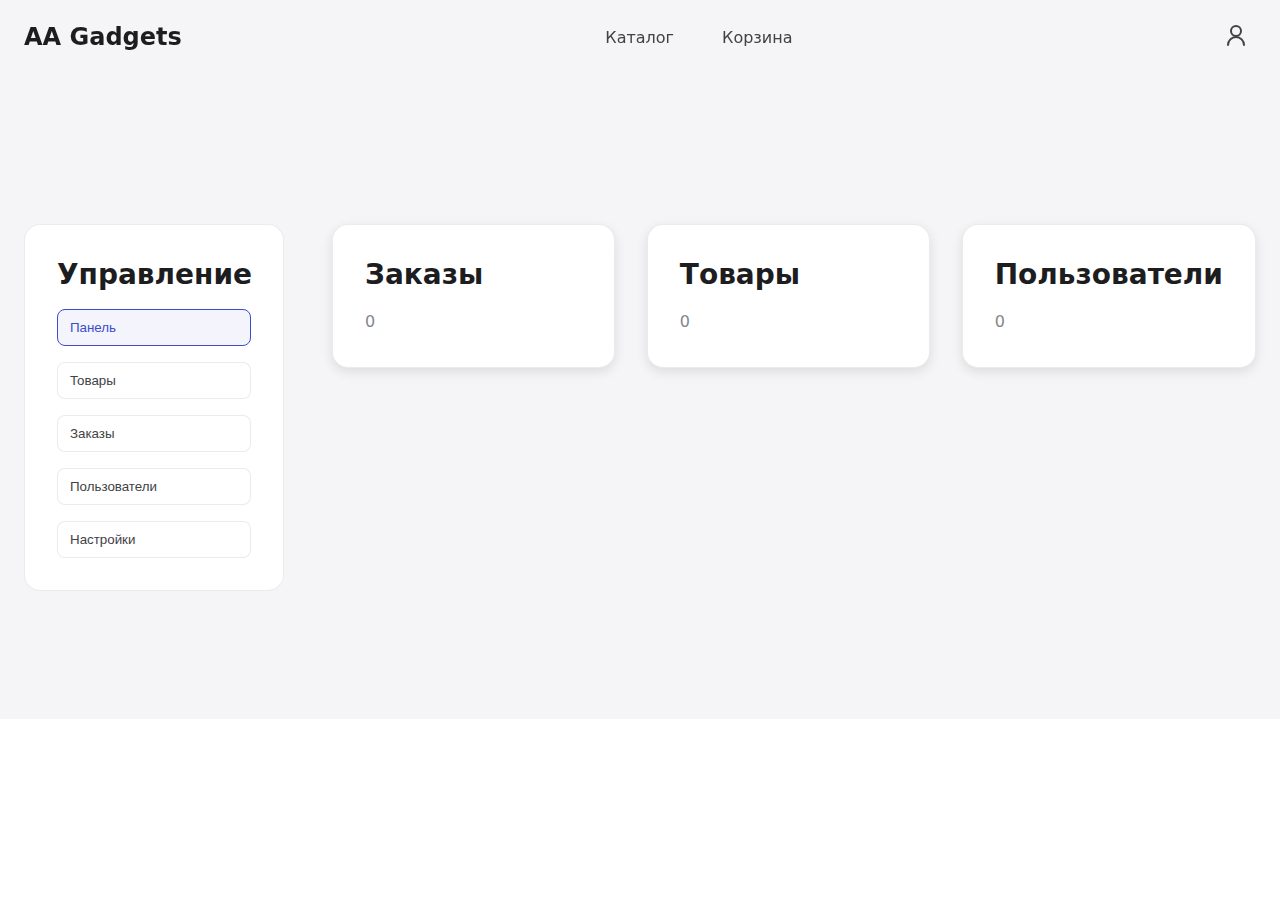
<file: admin.html>
<!DOCTYPE html>
<html lang="ru">
  <head>
    <meta charset="UTF-8" />
    <meta name="viewport" content="width=device-width, initial-scale=1.0" />
    <title>Админ-панель — AA Gadgets</title>
    <meta name="description" content="Администрирование AA Gadgets: товары, заказы, пользователи, настройки." />
    <link rel="preload" href="style.css" as="style" onload="this.onload=null;this.rel='stylesheet'" />
    <noscript><link rel="stylesheet" href="style.css" /></noscript>
  </head>
  <body>
    <header class="header" role="banner">
      <div class="container">
        <a href="index.html" class="logo">AA Gadgets</a>
        <nav class="main-nav" role="navigation" aria-label="Главное меню">
          <ul>
            <li><a href="catalog.html">Каталог</a></li>
            <li><a href="cart.html">Корзина</a></li>
          </ul>
        </nav>
        <div class="header-actions">
          <button id="header-profile" class="header-profile-btn" aria-label="Профиль" title="Профиль">
            <svg width="24" height="24" viewBox="0 0 24 24" fill="none">
              <path d="M12 12c2.761 0 5-2.239 5-5s-2.239-5-5-5-5 2.239-5 5 2.239 5 5 5z" stroke="currentColor" stroke-width="2" stroke-linecap="round" stroke-linejoin="round"/>
              <path d="M20 21a8 8 0 10-16 0" stroke="currentColor" stroke-width="2" stroke-linecap="round" stroke-linejoin="round"/>
            </svg>
          </button>
        </div>
      </div>
    </header>

    <main>
      <section class="admin-page">
        <div class="container">
          <div class="admin-layout">
            <aside class="admin-sidebar">
              <h3>Управление</h3>
              <nav class="admin-nav">
                <button class="admin-tab active" data-tab="dashboard">Панель</button>
                <button class="admin-tab" data-tab="products">Товары</button>
                <button class="admin-tab" data-tab="orders">Заказы</button>
                <button class="admin-tab" data-tab="users">Пользователи</button>
                <button class="admin-tab" data-tab="settings">Настройки</button>
              </nav>
            </aside>
            <div class="admin-content">
              <div class="admin-panel" id="admin-dashboard">
                <div class="cards-grid">
                  <div class="card"><h3>Заказы</h3><p class="muted" id="admin-stats-orders">0</p></div>
                  <div class="card"><h3>Товары</h3><p class="muted" id="admin-stats-products">0</p></div>
                  <div class="card"><h3>Пользователи</h3><p class="muted" id="admin-stats-users">0</p></div>
                </div>
              </div>

              <div class="admin-panel hidden" id="admin-products">
                <div class="admin-actions">
                  <button class="cta-button" id="product-add">Добавить товар</button>
                </div>
                <div id="products-table" class="admin-table"></div>
                <form class="admin-form hidden" id="product-form" aria-label="Товар">
                  <h3 id="product-form-title">Новый товар</h3>
                  <div class="form-row">
                    <div class="form-group"><label for="p-name">Название</label><input id="p-name" type="text" required /></div>
                    <div class="form-group"><label for="p-price">Цена</label><input id="p-price" type="number" min="0" required /></div>
                  </div>
                  <div class="form-row">
                    <div class="form-group"><label for="p-category">Категория</label><select id="p-category"><option value="iphone">iPhone</option><option value="mac">Mac</option><option value="ipad">iPad</option><option value="watch">Watch</option><option value="accessories">Аксессуары</option></select></div>
                    <div class="form-group"><label for="p-image">Изображение (URL)</label><input id="p-image" type="url" placeholder="https://..." /></div>
                  </div>
                  <div class="form-group"><label for="p-desc">Описание</label><input id="p-desc" type="text" /></div>
                  <div class="form-row">
                    <div class="form-group"><label><input type="checkbox" id="p-instock" checked /> В наличии</label></div>
                    <div class="form-group"><label><input type="checkbox" id="p-new" /> Новинка</label></div>
                    <div class="form-group"><label><input type="checkbox" id="p-sale" /> Скидка</label></div>
                  </div>
                  <div class="admin-form-actions">
                    <button type="submit" class="cta-button">Сохранить</button>
                    <button type="button" class="cta-button secondary" id="product-cancel">Отмена</button>
                  </div>
                </form>
              </div>

              <div class="admin-panel hidden" id="admin-orders">
                <div id="orders-table" class="admin-table"></div>
              </div>

              <div class="admin-panel hidden" id="admin-users">
                <div id="users-table" class="admin-table"></div>
              </div>

              <div class="admin-panel hidden" id="admin-settings">
                <form class="admin-form" id="admin-settings-form">
                  <h3>Основные настройки</h3>
                  <div class="form-group"><label for="s-shop-name">Название магазина</label><input id="s-shop-name" type="text" placeholder="AA Gadgets" /></div>
                  <div class="form-group"><label for="s-phone">Телефон</label><input id="s-phone" type="tel" placeholder="+7 (900) 000-00-00" /></div>
                  <button type="submit" class="cta-button">Сохранить</button>
                </form>
              </div>
            </div>
          </div>
        </div>
      </section>
    </main>

    <script src="app.js"></script>
  </body>
  </html>
</file>
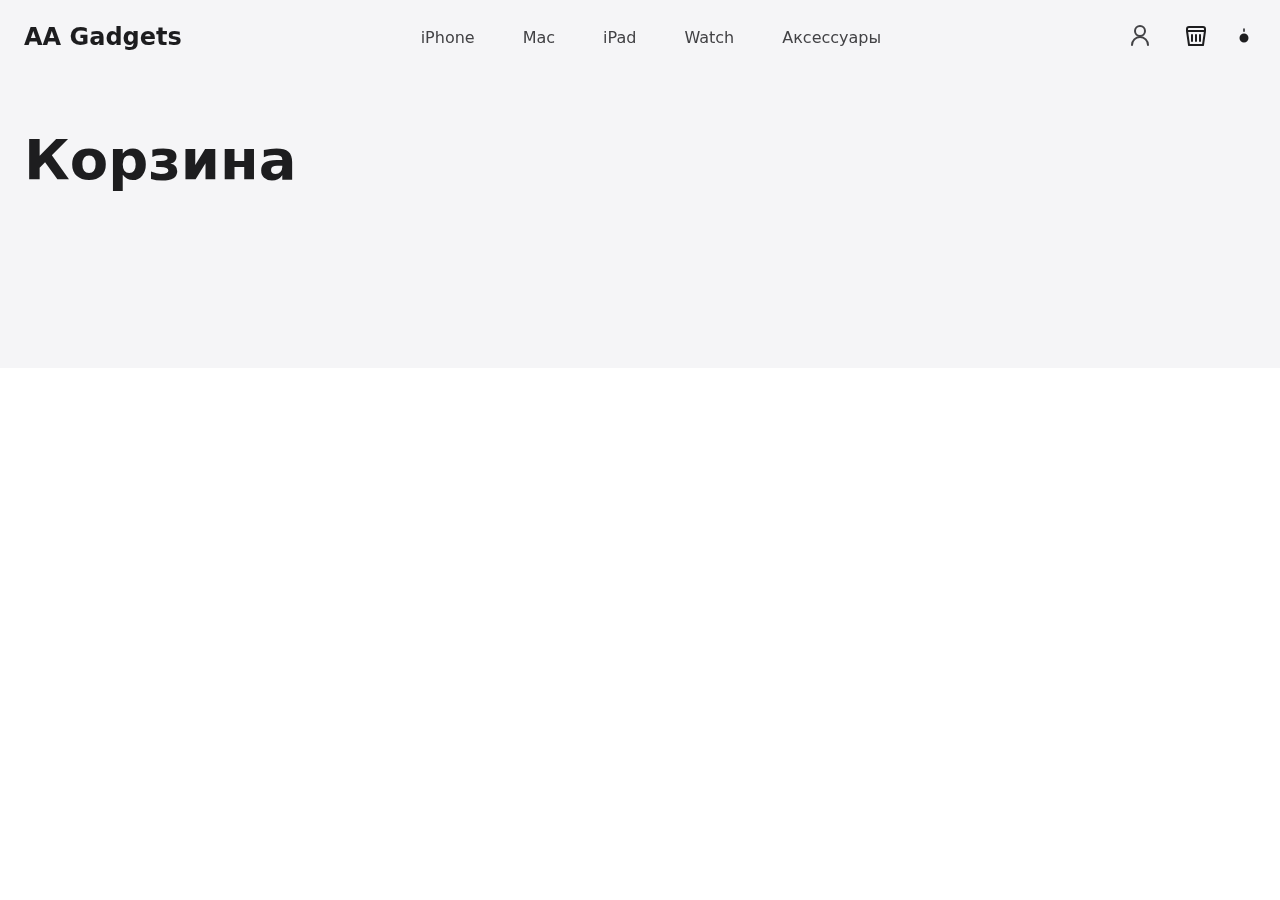
<file: cart.html>
<!DOCTYPE html>
<html lang="ru">
  <head>
    <meta charset="UTF-8" />
    <meta name="viewport" content="width=device-width, initial-scale=1.0" />
    <title>Корзина — AA Gadgets</title>
    <meta name="description" content="Корзина товаров AA Gadgets." />
    <link rel="preload" href="style.css" as="style" onload="this.onload=null;this.rel='stylesheet'" />
    <noscript><link rel="stylesheet" href="style.css" /></noscript>
  </head>
  <body>
    <header class="header" role="banner">
      <div class="container">
        <a href="index.html" class="logo">AA Gadgets</a>
        <nav class="main-nav" role="navigation" aria-label="Главное меню">
          <ul>
            <li><a href="categories.html#iphone">iPhone</a></li>
            <li><a href="categories.html#mac">Mac</a></li>
            <li><a href="categories.html#ipad">iPad</a></li>
            <li><a href="categories.html#watch">Watch</a></li>
            <li><a href="categories.html#accessories">Аксессуары</a></li>
          </ul>
        </nav>
        <div class="header-actions">
          <button id="header-profile" class="header-profile-btn" aria-label="Профиль" title="Профиль">
            <svg width="24" height="24" viewBox="0 0 24 24" fill="none">
              <path d="M12 12c2.761 0 5-2.239 5-5s-2.239-5-5-5-5 2.239-5 5 2.239 5 5 5z" stroke="currentColor" stroke-width="2" stroke-linecap="round" stroke-linejoin="round"/>
              <path d="M20 21a8 8 0 10-16 0" stroke="currentColor" stroke-width="2" stroke-linecap="round" stroke-linejoin="round"/>
            </svg>
          </button>
          <button id="header-cart-trigger" class="header-cart-btn" aria-label="Открыть корзину">
            <svg width="24" height="24" viewBox="0 0 24 24" fill="none">
              <path d="M3 7V5C3 3.89543 3.89543 3 5 3H19C20.1046 3 21 3.89543 21 5V7M3 7L5 21H19L21 7M3 7H21M8 11V17M12 11V17M16 11V17" stroke="currentColor" stroke-width="2" stroke-linecap="round" stroke-linejoin="round"/>
            </svg>
            <span class="header-cart-count" id="header-cart-count">0</span>
          </button>
          <button id="theme-toggle" class="theme-toggle-btn" aria-label="Переключить тему" title="Переключить тему">
            <svg class="sun" xmlns="http://www.w3.org/2000/svg" viewBox="0 0 24 24" fill="currentColor"><path d="M12 2.25a.75.75 0 01.75.75v2.25a.75.75 0 01-1.5 0V3a.75.75 0 01.75-.75zM7.5 12a4.5 4.5 0 119 0 4.5 4.5 0 01-9 0z"/></svg>
            <svg class="moon" xmlns="http://www.w3.org/2000/svg" viewBox="0 0 24 24" fill="currentColor"><path fill-rule="evenodd" d="M9.528 1.718a.75.75 0 01.162.819A8.97 8.97 0 009 6a9 9 0 009 9 8.97 8.97 0 004.463-.948a.75.75 0 01.981.634A11.25 11.25 0 0112 21 11.25 11.25 0 01.75 9.75 11.25 11.25 0 017.468-. "/></svg>
          </button>
        </div>
      </div>
    </header>

    <main>
      <section class="cart-page">
        <div class="container">
          <h1 class="section-title">Корзина</h1>
          <div id="cart-page-container" class="cart-page-layout"></div>
        </div>
      </section>
    </main>

    <script src="app.js"></script>
  </body>
</html>
</file>
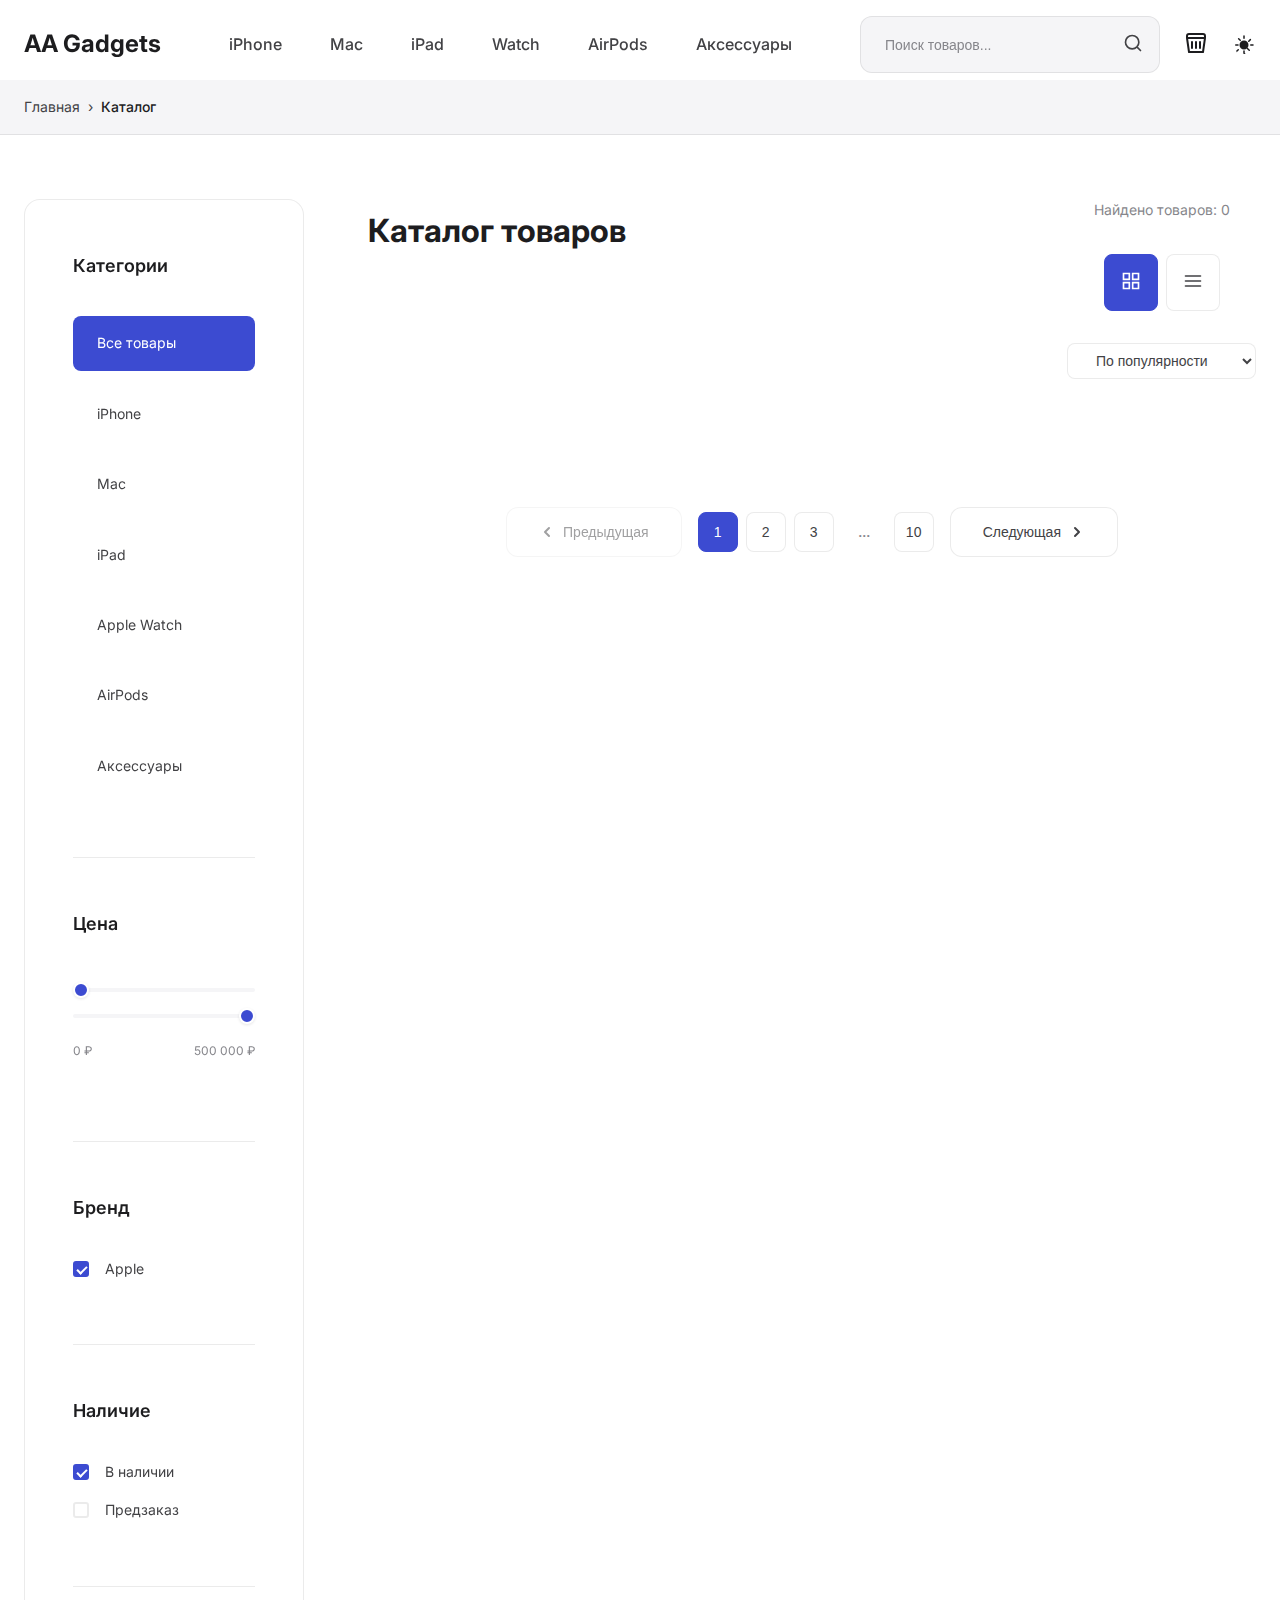
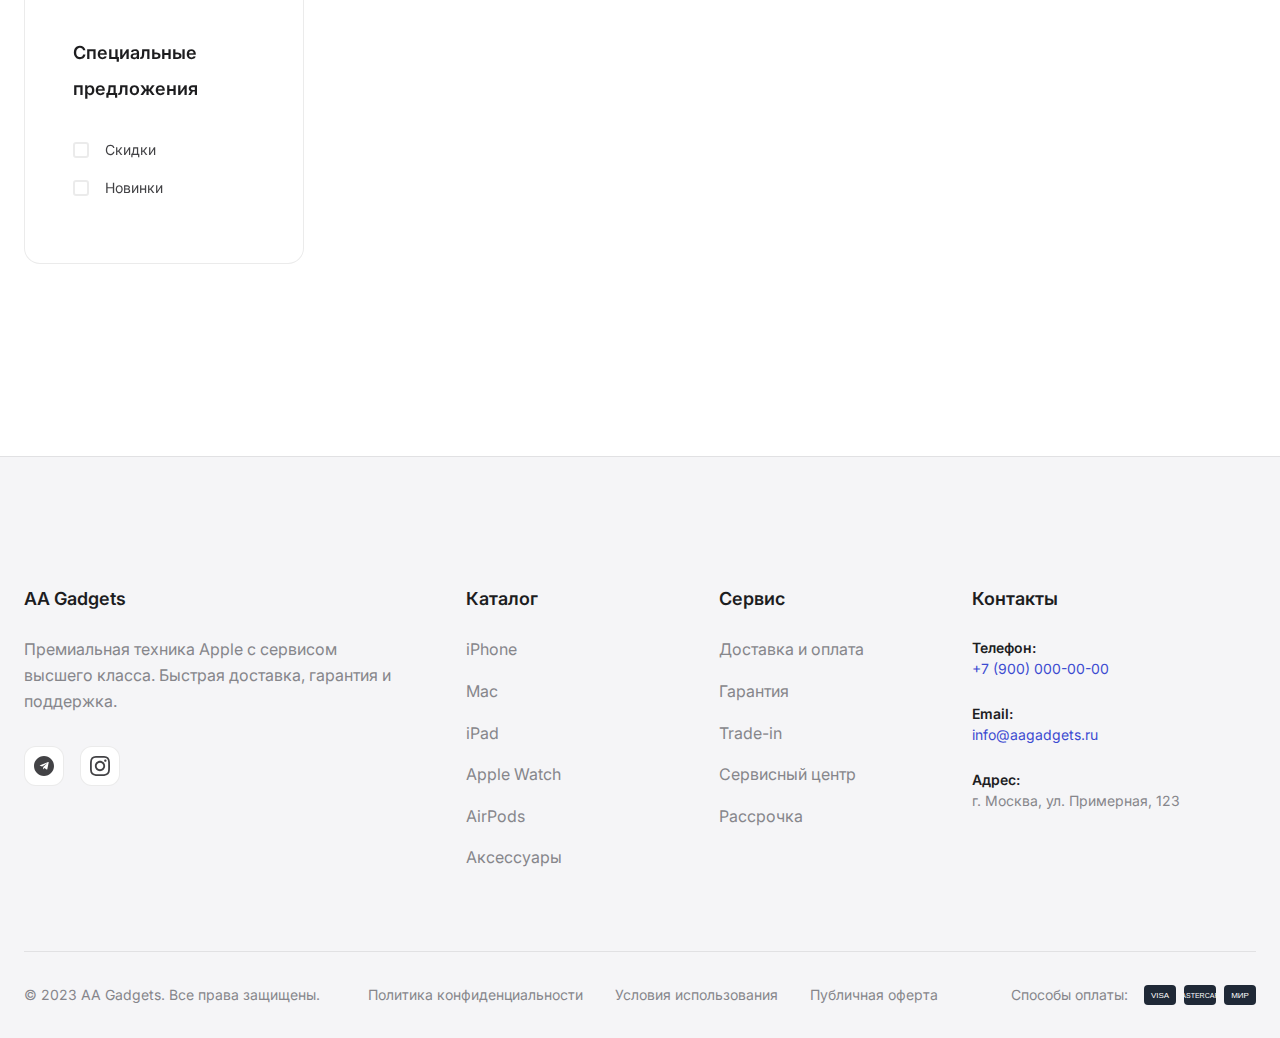
<file: catalog.html>
<!DOCTYPE html>
<html lang="ru">
<head>
    <meta charset="UTF-8" />
    <meta name="viewport" content="width=device-width, initial-scale=1.0" />
    <title>Каталог — AA Gadgets</title>
    <meta name="description" content="Полный каталог техники Apple в AA Gadgets: iPhone, Mac, iPad, Watch, AirPods и аксессуары. Официальная гарантия, быстрая доставка." />
    <link rel="preconnect" href="https://fonts.googleapis.com" />
    <link rel="preconnect" href="https://fonts.gstatic.com" crossorigin />
    <link href="https://fonts.googleapis.com/css2?family=Inter:wght@300;400;500;600;700&display=swap" rel="stylesheet" />
    <link rel="preload" href="style.css" as="style" onload="this.onload=null;this.rel='stylesheet'" />
    <noscript><link rel="stylesheet" href="style.css" /></noscript>
</head>
<body>
    <header class="header" role="banner">
        <div class="container">
            <a href="index.html" class="logo">AA Gadgets</a>
            <nav class="main-nav" role="navigation" aria-label="Главное меню">
                <ul>
                    <li><a href="catalog.html#iphone">iPhone</a></li>
                    <li><a href="catalog.html#mac">Mac</a></li>
                    <li><a href="catalog.html#ipad">iPad</a></li>
                    <li><a href="catalog.html#watch">Watch</a></li>
                    <li><a href="catalog.html#airpods">AirPods</a></li>
                    <li><a href="catalog.html#accessories">Аксессуары</a></li>
                </ul>
            </nav>
            <div class="header-actions">
                <div class="search-container">
                    <input type="text" id="search-input" placeholder="Поиск товаров..." class="search-input" />
                    <button class="search-btn" aria-label="Поиск">
                        <svg width="20" height="20" viewBox="0 0 24 24" fill="none">
                            <path d="M21 21L16.65 16.65M19 11C19 15.4183 15.4183 19 11 19C6.58172 19 3 15.4183 3 11C3 6.58172 6.58172 3 11 3C15.4183 3 19 6.58172 19 11Z" stroke="currentColor" stroke-width="2" stroke-linecap="round" stroke-linejoin="round"/>
                        </svg>
                    </button>
                </div>
                <button id="header-cart-trigger" class="header-cart-btn" aria-label="Открыть корзину">
                    <svg width="24" height="24" viewBox="0 0 24 24" fill="none">
                        <path d="M3 7V5C3 3.89543 3.89543 3 5 3H19C20.1046 3 21 3.89543 21 5V7M3 7L5 21H19L21 7M3 7H21M8 11V17M12 11V17M16 11V17" stroke="currentColor" stroke-width="2" stroke-linecap="round" stroke-linejoin="round"/>
                    </svg>
                    <span class="header-cart-count" id="header-cart-count">0</span>
                </button>
                <button id="theme-toggle" class="theme-toggle-btn" aria-label="Переключить тему" title="Переключить тему">
                    <svg class="sun" xmlns="http://www.w3.org/2000/svg" viewBox="0 0 24 24" fill="currentColor">
                        <path d="M12 2.25a.75.75 0 01.75.75v2.25a.75.75 0 01-1.5 0V3a.75.75 0 01.75-.75zM7.5 12a4.5 4.5 0 119 0 4.5 4.5 0 01-9 0zM18.894 6.106a.75.75 0 010 1.06l-1.591 1.591a.75.75 0 11-1.06-1.06l1.591-1.591a.75.75 0 011.06 0zM21.75 12a.75.75 0 01-.75.75h-2.25a.75.75 0 010-1.5h2.25a.75.75 0 01.75.75zM17.803 17.803a.75.75 0 01-1.06 0l-1.591-1.591a.75.75 0 111.06-1.06l1.591 1.591a.75.75 0 010 1.06zM12 21a.75.75 0 01-.75-.75v-2.25a.75.75 0 011.5 0v2.25a.75.75 0 01.75.75zM5.197 17.803a.75.75 0 01-1.06 0l1.591-1.591a.75.75 0 111.06 1.06l-1.591 1.591a.75.75 0 01-1.06 0zM3 12a.75.75 0 01.75-.75h2.25a.75.75 0 010 1.5H3.75A.75.75 0 013 12zM6.106 5.197a.75.75 0 011.06 0l1.591 1.591a.75.75 0 11-1.06 1.06L6.106 6.257a.75.75 0 010-1.06z"/>
                    </svg>
                    <svg class="moon" xmlns="http://www.w3.org/2000/svg" viewBox="0 0 24 24" fill="currentColor">
                        <path fill-rule="evenodd" d="M9.528 1.718a.75.75 0 01.162.819A8.97 8.97 0 009 6a9 9 0 009 9 8.97 8.97 0 004.463-.948a.75.75 0 01.981.634A11.25 11.25 0 0112 21a11.25 11.25 0 01-11.25-11.25 11.25 11.25 0 016.718-10.402z" clip-rule="evenodd"/>
                    </svg>
                </button>
            </div>
        </div>
    </header>

    <main>
        <nav class="breadcrumbs" aria-label="Хлебные крошки">
            <div class="container">
                <ol class="breadcrumb-list">
                    <li class="breadcrumb-item"><a href="index.html" class="breadcrumb-link">Главная</a></li>
                    <li class="breadcrumb-item" aria-current="page">Каталог</li>
                </ol>
            </div>
        </nav>

        <section class="catalog-page">
            <div class="container">
                <div class="catalog-layout">
                    <!-- Sidebar with filters -->
                    <aside class="catalog-sidebar">
                        <div class="sidebar-section">
                            <h3>Категории</h3>
                            <ul class="category-filters">
                                <li><a href="#all" class="category-filter active" data-category="all">Все товары</a></li>
                                <li><a href="#iphone" class="category-filter" data-category="iphone">iPhone</a></li>
                                <li><a href="#mac" class="category-filter" data-category="mac">Mac</a></li>
                                <li><a href="#ipad" class="category-filter" data-category="ipad">iPad</a></li>
                                <li><a href="#watch" class="category-filter" data-category="watch">Apple Watch</a></li>
                                <li><a href="#airpods" class="category-filter" data-category="airpods">AirPods</a></li>
                                <li><a href="#accessories" class="category-filter" data-category="accessories">Аксессуары</a></li>
                            </ul>
                        </div>

                        <div class="sidebar-section">
                            <h3>Цена</h3>
                            <div class="price-range">
                                <input type="range" id="price-min" min="0" max="500000" value="0" class="price-slider">
                                <input type="range" id="price-max" min="0" max="500000" value="500000" class="price-slider">
                                <div class="price-labels">
                                    <span id="price-min-label">0 ₽</span>
                                    <span id="price-max-label">500 000 ₽</span>
                                </div>
                            </div>
                        </div>

                        <div class="sidebar-section">
                            <h3>Бренд</h3>
                            <div class="brand-filters">
                                <label class="checkbox-label">
                                    <input type="checkbox" value="apple" checked>
                                    <span class="checkmark"></span>
                                    Apple
                                </label>
                            </div>
                        </div>

                        <div class="sidebar-section">
                            <h3>Наличие</h3>
                            <div class="availability-filters">
                                <label class="checkbox-label">
                                    <input type="checkbox" value="in-stock" checked>
                                    <span class="checkmark"></span>
                                    В наличии
                                </label>
                                <label class="checkbox-label">
                                    <input type="checkbox" value="pre-order">
                                    <span class="checkmark"></span>
                                    Предзаказ
                                </label>
                            </div>
                        </div>

                        <div class="sidebar-section">
                            <h3>Специальные предложения</h3>
                            <div class="special-filters">
                                <label class="checkbox-label">
                                    <input type="checkbox" value="sale">
                                    <span class="checkmark"></span>
                                    Скидки
                                </label>
                                <label class="checkbox-label">
                                    <input type="checkbox" value="new">
                                    <span class="checkmark"></span>
                                    Новинки
                                </label>
                            </div>
                        </div>
                    </aside>

                    <!-- Main content area -->
                    <div class="catalog-content">
                        <div class="catalog-header">
                            <h1>Каталог товаров</h1>
                            <div class="catalog-controls">
                                <div class="results-count">
                                    <span id="results-count">Найдено товаров: 0</span>
                                </div>
                                <div class="view-controls">
                                    <button class="view-btn active" data-view="grid" aria-label="Сетка">
                                        <svg width="20" height="20" viewBox="0 0 24 24" fill="none">
                                            <path d="M3 3H10V10H3V3Z" stroke="currentColor" stroke-width="2"/>
                                            <path d="M14 3H21V10H14V3Z" stroke="currentColor" stroke-width="2"/>
                                            <path d="M3 14H10V21H3V14Z" stroke="currentColor" stroke-width="2"/>
                                            <path d="M14 14H21V21H14V14Z" stroke="currentColor" stroke-width="2"/>
                                        </svg>
                                    </button>
                                    <button class="view-btn" data-view="list" aria-label="Список">
                                        <svg width="20" height="20" viewBox="0 0 24 24" fill="none">
                                            <path d="M3 6H21M3 12H21M3 18H21" stroke="currentColor" stroke-width="2" stroke-linecap="round"/>
                                        </svg>
                                    </button>
                                </div>
                                <div class="sort-controls">
                                    <select class="sort-select" aria-label="Сортировка товаров">
                                        <option value="popular">По популярности</option>
                                        <option value="price-low">Сначала дешевле</option>
                                        <option value="price-high">Сначала дороже</option>
                                        <option value="newest">Сначала новинки</option>
                                        <option value="name">По названию</option>
                                    </select>
                                </div>
                            </div>
                        </div>

                        <!-- Products grid -->
                        <div class="products-grid" id="products-grid">
                            <!-- Products will be loaded here via JavaScript -->
                        </div>

                        <!-- Pagination -->
                        <div class="pagination">
                            <button class="pagination-btn prev" disabled>
                                <svg width="16" height="16" viewBox="0 0 16 16" fill="none">
                                    <path d="M10 12L6 8L10 4" stroke="currentColor" stroke-width="2" stroke-linecap="round" stroke-linejoin="round"/>
                                </svg>
                                Предыдущая
                            </button>
                            <div class="pagination-numbers">
                                <button class="pagination-number active">1</button>
                                <button class="pagination-number">2</button>
                                <button class="pagination-number">3</button>
                                <span class="pagination-dots">...</span>
                                <button class="pagination-number">10</button>
                            </div>
                            <button class="pagination-btn next">
                                Следующая
                                <svg width="16" height="16" viewBox="0 0 16 16" fill="none">
                                    <path d="M6 4L10 8L6 12" stroke="currentColor" stroke-width="2" stroke-linecap="round" stroke-linejoin="round"/>
                                </svg>
                            </button>
                        </div>
                    </div>
                </div>
            </div>
        </section>
    </main>

    <footer class="footer" role="contentinfo">
        <div class="container">
            <div class="footer-content">
                <div class="footer-section">
                    <h4>AA Gadgets</h4>
                    <p>Премиальная техника Apple с сервисом высшего класса. Быстрая доставка, гарантия и поддержка.</p>
                    <div class="social-links">
                        <a href="#" aria-label="Telegram">
                            <svg width="20" height="20" viewBox="0 0 24 24" fill="currentColor">
                                <path d="M12 0C5.373 0 0 5.373 0 12s5.373 12 12 12 12-5.373 12-12S18.627 0 12 0zm5.568 8.16l-1.61 7.59c-.12.56-.44.7-.89.43l-2.46-1.81-1.19 1.15c-.13.13-.24.24-.49.24l.18-2.56 4.57-4.13c.2-.17-.04-.27-.31-.1l-5.64 3.55-2.43-.76c-.53-.16-.54-.53.11-.79l9.57-3.69c.44-.16.83.1.69.79z"/>
                            </svg>
                        </a>
                        <a href="#" aria-label="Instagram">
                            <svg width="20" height="20" viewBox="0 0 24 24" fill="currentColor">
                                <path d="M12 2.163c3.204 0 3.584.012 4.85.07 3.252.148 4.771 1.691 4.919 4.919.058 1.265.069 1.645.069 4.849 0 3.205-.012 3.584-.069 4.849-.149 3.225-1.664 4.771-4.919 4.919-1.266.058-1.644.07-4.85.07-3.204 0-3.584-.012-4.849-.07-3.26-.149-4.771-1.699-4.919-4.92-.058-1.265-.07-1.644-.07-4.849 0-3.204.013-3.583.07-4.849.149-3.227 1.664-4.771 4.919-4.919 1.266-.057 1.645-.069 4.849-.069zm0-2.163c-3.259 0-3.667.014-4.947.072-4.358.2-6.78 2.618-6.98 6.98-.059 1.281-.073 1.689-.073 4.948 0 3.259.014 3.668.072 4.948.2 4.358 2.618 6.78 6.98 6.98 1.281.058 1.689.072 4.948.072 3.259 0 3.668-.014 4.948-.072 4.354-.2 6.782-2.618 6.979-6.98.059-1.28.073-1.689.073-4.948 0-3.259-.014-3.667-.072-4.947-.196-4.354-2.617-6.78-6.979-6.98-1.281-.059-1.69-.073-4.949-.073zm0 5.838c-3.403 0-6.162 2.759-6.162 6.162s2.759 6.163 6.162 6.163 6.162-2.759 6.162-6.163c0-3.403-2.759-6.162-6.162-6.162zm0 10.162c-2.209 0-4-1.79-4-4 0-2.209 1.791-4 4-4s4 1.791 4 4c0 2.21-1.791 4-4 4zm6.406-11.845c-.796 0-1.441.645-1.441 1.44s.645 1.44 1.441 1.44c.795 0 1.439-.645 1.439-1.44s-.644-1.44-1.439-1.44z"/>
                            </svg>
                        </a>
                    </div>
                </div>
                
                <div class="footer-section">
                    <h4>Каталог</h4>
                    <ul>
                        <li><a href="catalog.html#iphone">iPhone</a></li>
                        <li><a href="catalog.html#mac">Mac</a></li>
                        <li><a href="catalog.html#ipad">iPad</a></li>
                        <li><a href="catalog.html#watch">Apple Watch</a></li>
                        <li><a href="catalog.html#airpods">AirPods</a></li>
                        <li><a href="catalog.html#accessories">Аксессуары</a></li>
                    </ul>
                </div>
                
                <div class="footer-section">
                    <h4>Сервис</h4>
                    <ul>
                        <li><a href="delivery.html">Доставка и оплата</a></li>
                        <li><a href="warranty.html">Гарантия</a></li>
                        <li><a href="tradein.html">Trade-in</a></li>
                        <li><a href="service.html">Сервисный центр</a></li>
                        <li><a href="installment.html">Рассрочка</a></li>
                    </ul>
                </div>
                
                <div class="footer-section">
                    <h4>Контакты</h4>
                    <div class="contact-info">
                        <p><strong>Телефон:</strong><br><a href="tel:+79000000000">+7 (900) 000-00-00</a></p>
                        <p><strong>Email:</strong><br><a href="mailto:info@aagadgets.ru">info@aagadgets.ru</a></p>
                        <p><strong>Адрес:</strong><br>г. Москва, ул. Примерная, 123</p>
                    </div>
                </div>
            </div>
            
            <div class="footer-bottom">
                <div class="footer-bottom-content">
                    <p>&copy; 2023 AA Gadgets. Все права защищены.</p>
                    <div class="footer-legal">
                        <a href="privacy.html">Политика конфиденциальности</a>
                        <a href="terms.html">Условия использования</a>
                        <a href="offer.html">Публичная оферта</a>
                    </div>
                </div>
                <div class="payment-methods">
                    <span>Способы оплаты:</span>
                    <div class="payment-icons">
                        <svg width="32" height="20" viewBox="0 0 32 20" fill="currentColor">
                            <rect width="32" height="20" rx="4" fill="#1f2937"/>
                            <text x="16" y="13" text-anchor="middle" fill="white" font-size="8" font-family="Arial">VISA</text>
                        </svg>
                        <svg width="32" height="20" viewBox="0 0 32 20" fill="currentColor">
                            <rect width="32" height="20" rx="4" fill="#1f2937"/>
                            <text x="16" y="13" text-anchor="middle" fill="white" font-size="7" font-family="Arial">MASTERCARD</text>
                        </svg>
                        <svg width="32" height="20" viewBox="0 0 32 20" fill="currentColor">
                            <rect width="32" height="20" rx="4" fill="#1f2937"/>
                            <text x="16" y="13" text-anchor="middle" fill="white" font-size="8" font-family="Arial">МИР</text>
                        </svg>
                    </div>
                </div>
            </div>
        </div>
    </footer>

    <!-- Cart drawer -->
    <div class="cart-drawer" id="cart-drawer" aria-hidden="true">
        <div class="cart-overlay"></div>
        <div class="cart-content">
            <div class="cart-header">
                <h3>Корзина</h3>
                <button class="cart-close" aria-label="Закрыть корзину">
                    <svg width="20" height="20" viewBox="0 0 20 20" fill="none">
                        <path d="M15 5L5 15M5 5L15 15" stroke="currentColor" stroke-width="2" stroke-linecap="round"/>
                    </svg>
                </button>
            </div>
            <div class="cart-items" id="cart-items">
                <div class="cart-empty">
                    <svg width="48" height="48" viewBox="0 0 24 24" fill="none">
                        <path d="M3 7V5C3 3.89543 3.89543 3 5 3H19C20.1046 3 21 3.89543 21 5V7M3 7L5 21H19L21 7M3 7H21M8 11V17M12 11V17M16 11V17" stroke="currentColor" stroke-width="2" stroke-linecap="round" stroke-linejoin="round"/>
                    </svg>
                    <p>Корзина пуста</p>
                </div>
            </div>
            <div class="cart-footer">
                <div class="cart-summary">
                    <div class="cart-total">
                        <span>Итого:</span>
                        <span class="cart-total-price">0 ₽</span>
                    </div>
                </div>
                <button class="checkout-btn" disabled>Оформить заказ</button>
            </div>
        </div>
    </div>

    <script src="app.js"></script>
</body>
</html>
</file>
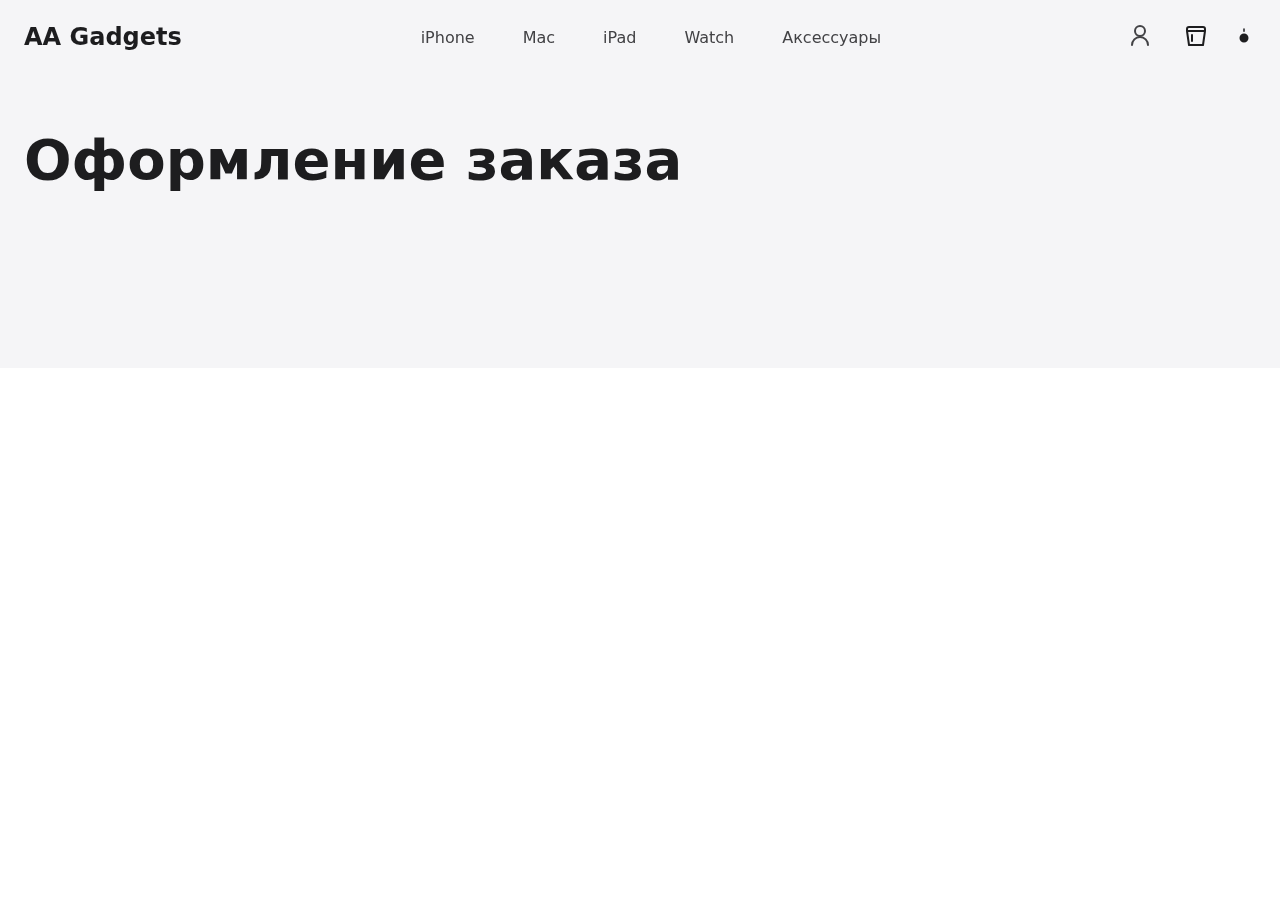
<file: checkout.html>
<!DOCTYPE html>
<html lang="ru">
  <head>
    <meta charset="UTF-8" />
    <meta name="viewport" content="width=device-width, initial-scale=1.0" />
    <title>Оформление заказа — AA Gadgets</title>
    <meta name="description" content="Оформление заказа AA Gadgets." />
    <link rel="preload" href="style.css" as="style" onload="this.onload=null;this.rel='stylesheet'" />
    <noscript><link rel="stylesheet" href="style.css" /></noscript>
  </head>
  <body>
    <header class="header" role="banner">
      <div class="container">
        <a href="index.html" class="logo">AA Gadgets</a>
        <nav class="main-nav" role="navigation" aria-label="Главное меню">
          <ul>
            <li><a href="categories.html#iphone">iPhone</a></li>
            <li><a href="categories.html#mac">Mac</a></li>
            <li><a href="categories.html#ipad">iPad</a></li>
            <li><a href="categories.html#watch">Watch</a></li>
            <li><a href="categories.html#accessories">Аксессуары</a></li>
          </ul>
        </nav>
        <div class="header-actions">
          <button id="header-profile" class="header-profile-btn" aria-label="Профиль" title="Профиль">
            <svg width="24" height="24" viewBox="0 0 24 24" fill="none">
              <path d="M12 12c2.761 0 5-2.239 5-5s-2.239-5-5-5-5 2.239-5 5 2.239 5 5 5z" stroke="currentColor" stroke-width="2" stroke-linecap="round" stroke-linejoin="round"/>
              <path d="M20 21a8 8 0 10-16 0" stroke="currentColor" stroke-width="2" stroke-linecap="round" stroke-linejoin="round"/>
            </svg>
          </button>
          <button id="header-cart-trigger" class="header-cart-btn" aria-label="Открыть корзину">
            <svg width="24" height="24" viewBox="0 0 24 24" fill="none">
              <path d="M3 7V5C3 3.89543 3.89543 3 5 3H19C20.1046 3 21 3.89543 21 5V7M3 7L5 21H19L21 7M3 7H21M8 11V17M12 11В17M16 11В17" stroke="currentColor" stroke-width="2" stroke-linecap="round" stroke-linejoin="round"/>
            </svg>
            <span class="header-cart-count" id="header-cart-count">0</span>
          </button>
          <button id="theme-toggle" class="theme-toggle-btn" aria-label="Переключить тему" title="Переключить тему">
            <svg class="sun" xmlns="http://www.w3.org/2000/svg" viewBox="0 0 24 24" fill="currentColor"><path d="M12 2.25a.75.75 0 01.75.75v2.25a.75.75 0 01-1.5 0V3a.75.75 0 01.75-.75zM7.5 12a4.5 4.5 0 119 0 4.5 4.5 0 01-9 0z"/></svg>
            <svg class="moon" xmlns="http://www.w3.org/2000/svg" viewBox="0 0 24 24" fill="currentColor"><path fill-rule="evenodd" d="M9.528 1.718a.75.75 0 01.162.819A8.97 8.97 0 009 6a9 9 0 009 9 8.97 8.97 0 004.463-.948a.75.75 0 01.981.634A11.25 11.25 0 0112 21 11.25 11.25 0 01.75 9.75 11.25 11.25 0 017.468-. "/></svg>
          </button>
        </div>
      </div>
    </header>

    <main>
      <section class="checkout-page">
        <div class="container">
          <h1 class="section-title">Оформление заказа</h1>
          <div id="checkout-page-layout" class="checkout-page-layout"></div>
        </div>
      </section>
    </main>

    <script src="app.js"></script>
  </body>
</html>
</file>
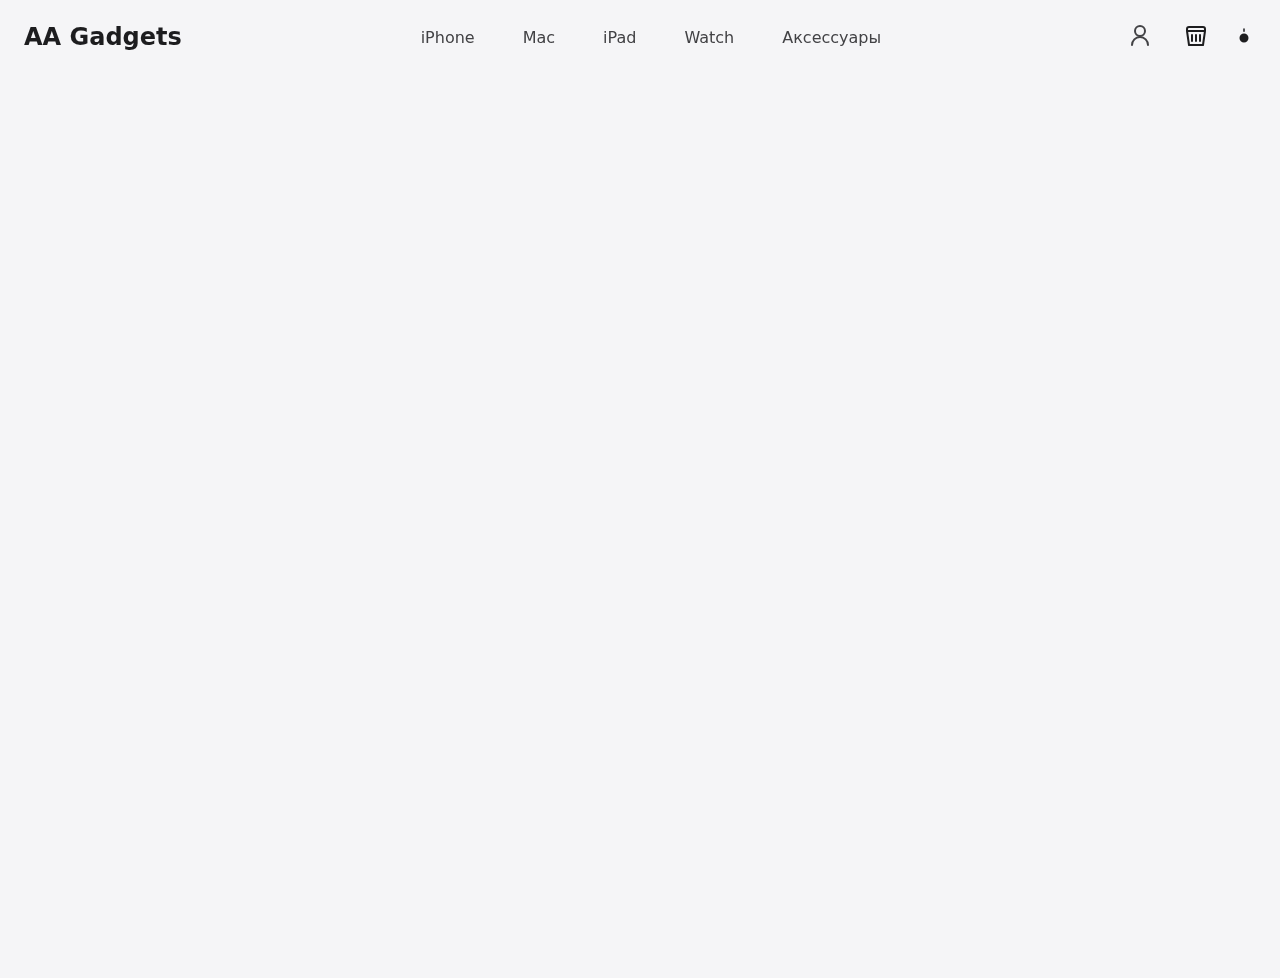
<file: login.html>
<!DOCTYPE html>
<html lang="ru">
  <head>
    <meta charset="UTF-8" />
    <meta name="viewport" content="width=device-width, initial-scale=1.0" />
    <title>Вход — AA Gadgets</title>
    <meta name="description" content="Вход в личный кабинет AA Gadgets." />
    <link rel="preload" href="style.css" as="style" onload="this.onload=null;this.rel='stylesheet'" />
    <noscript><link rel="stylesheet" href="style.css" /></noscript>
  </head>
  <body>
    <header class="header" role="banner">
      <div class="container">
        <a href="index.html" class="logo">AA Gadgets</a>
        <nav class="main-nav" role="navigation" aria-label="Главное меню">
          <ul>
            <li><a href="categories.html#iphone">iPhone</a></li>
            <li><a href="categories.html#mac">Mac</a></li>
            <li><a href="categories.html#ipad">iPad</a></li>
            <li><a href="categories.html#watch">Watch</a></li>
            <li><a href="categories.html#accessories">Аксессуары</a></li>
          </ul>
        </nav>
        <div class="header-actions">
          <button id="header-profile" class="header-profile-btn" aria-label="Профиль" title="Профиль">
            <svg width="24" height="24" viewBox="0 0 24 24" fill="none">
              <path d="M12 12c2.761 0 5-2.239 5-5s-2.239-5-5-5-5 2.239-5 5 2.239 5 5 5z" stroke="currentColor" stroke-width="2" stroke-linecap="round" stroke-linejoin="round"/>
              <path d="M20 21a8 8 0 10-16 0" stroke="currentColor" stroke-width="2" stroke-linecap="round" stroke-linejoin="round"/>
            </svg>
          </button>
          <button id="header-cart-trigger" class="header-cart-btn" aria-label="Открыть корзину">
            <svg width="24" height="24" viewBox="0 0 24 24" fill="none">
              <path d="M3 7V5C3 3.89543 3.89543 3 5 3H19C20.1046 3 21 3.89543 21 5V7M3 7L5 21H19L21 7M3 7H21M8 11V17M12 11V17M16 11V17" stroke="currentColor" stroke-width="2" stroke-linecap="round" stroke-linejoin="round"/>
            </svg>
            <span class="header-cart-count" id="header-cart-count">0</span>
          </button>
          <button id="theme-toggle" class="theme-toggle-btn" aria-label="Переключить тему" title="Переключить тему">
            <svg class="sun" xmlns="http://www.w3.org/2000/svg" viewBox="0 0 24 24" fill="currentColor"><path d="M12 2.25a.75.75 0 01.75.75v2.25a.75.75 0 01-1.5 0V3a.75.75 0 01.75-.75zM7.5 12a4.5 4.5 0 119 0 4.5 4.5 0 01-9 0z"/></svg>
            <svg class="moon" xmlns="http://www.w3.org/2000/svg" viewBox="0 0 24 24" fill="currentColor"><path fill-rule="evenodd" d="M9.528 1.718a.75.75 0 01.162.819A8.97 8.97 0 009 6a9 9 0 009 9 8.97 8.97 0 004.463-.948a.75.75 0 01.981.634A11.25 11.25 0 0112 21 11.25 11.25 0 01.75 9.75 11.25 11.25 0 017.468-. "/></svg>
          </button>
        </div>
      </div>
    </header>

    <main>
      <section class="auth-page">
        <div class="container">
          <div class="auth-card animate-on-scroll">
            <h1>Вход</h1>
            <p class="auth-subtitle">Войдите в аккаунт, чтобы оформить заказ быстрее.</p>
            <form class="auth-form" aria-label="Форма входа">
              <div class="form-group">
                <label for="login-email">Email</label>
                <input id="login-email" type="email" placeholder="you@example.com" required />
              </div>
              <div class="form-group">
                <label for="login-password">Пароль</label>
                <input id="login-password" type="password" placeholder="Ваш пароль" required />
              </div>
              <div class="auth-actions">
                <button type="submit" class="cta-button">Войти</button>
                <a class="auth-link" href="register.html">Нет аккаунта? Зарегистрироваться</a>
              </div>
            </form>
          </div>
        </div>
      </section>
    </main>

    <script src="app.js"></script>
  </body>
</html>
</file>
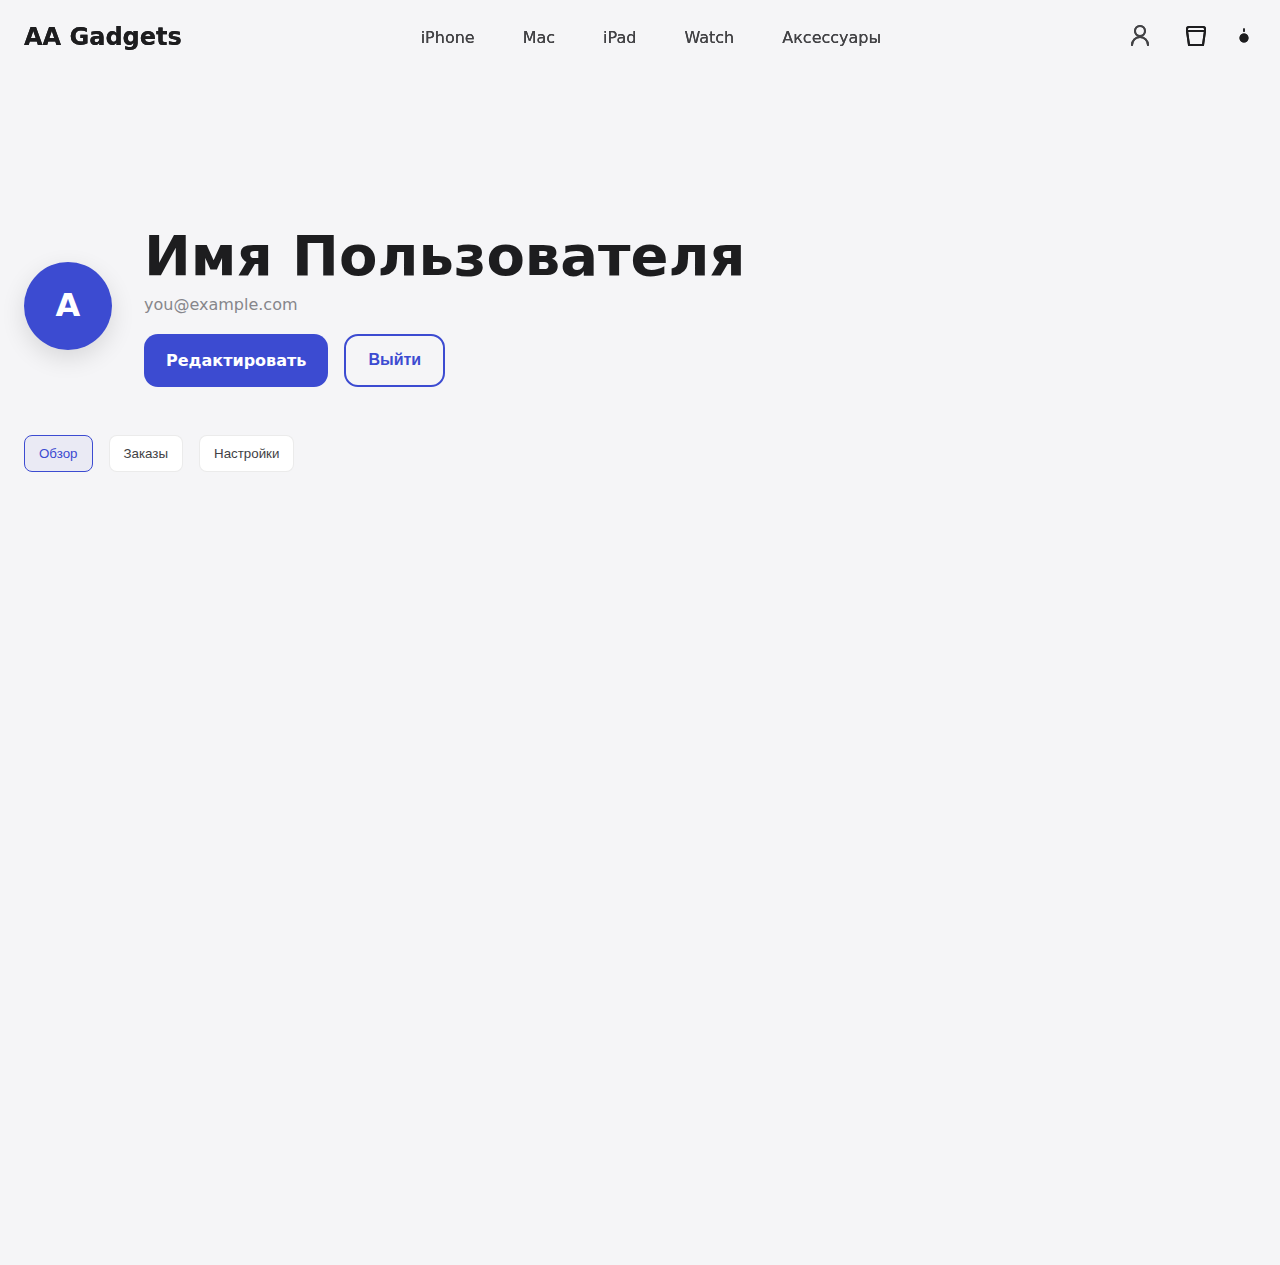
<file: profile.html>
<!DOCTYPE html>
<html lang="ru">
  <head>
    <meta charset="UTF-8" />
    <meta name="viewport" content="width=device-width, initial-scale=1.0" />
    <title>Профиль — AA Gadgets</title>
    <meta name="description" content="Личный кабинет AA Gadgets: данные пользователя, заказы, настройки." />
    <link rel="preload" href="style.css" as="style" onload="this.onload=null;this.rel='stylesheet'" />
    <noscript><link rel="stylesheet" href="style.css" /></noscript>
  </head>
  <body>
    <header class="header" role="banner">
      <div class="container">
        <a href="index.html" class="logo">AA Gadgets</a>
        <nav class="main-nav" role="navigation" aria-label="Главное меню">
          <ul>
            <li><a href="categories.html#iphone">iPhone</a></li>
            <li><a href="categories.html#mac">Mac</a></li>
            <li><a href="categories.html#ipad">iPad</a></li>
            <li><a href="categories.html#watch">Watch</a></li>
            <li><a href="categories.html#accessories">Аксессуары</a></li>
          </ul>
        </nav>
        <div class="header-actions">
          <button id="header-profile" class="header-profile-btn" aria-label="Профиль" title="Профиль">
            <svg width="24" height="24" viewBox="0 0 24 24" fill="none">
              <path d="M12 12c2.761 0 5-2.239 5-5s-2.239-5-5-5-5 2.239-5 5 2.239 5 5 5z" stroke="currentColor" stroke-width="2" stroke-linecap="round" stroke-linejoin="round"/>
              <path d="M20 21a8 8 0 10-16 0" stroke="currentColor" stroke-width="2" stroke-linecap="round" stroke-linejoin="round"/>
            </svg>
          </button>
          <button id="header-cart-trigger" class="header-cart-btn" aria-label="Открыть корзину">
            <svg width="24" height="24" viewBox="0 0 24 24" fill="none">
              <path d="M3 7V5C3 3.89543 3.89543 3 5 3H19C20.1046 3 21 3.89543 21 5V7M3 7L5 21H19L21 7M3 7H21M8 11В17M12 11В17M16 11В17" stroke="currentColor" stroke-width="2" stroke-linecap="round" stroke-linejoin="round"/>
            </svg>
            <span class="header-cart-count" id="header-cart-count">0</span>
          </button>
          <button id="theme-toggle" class="theme-toggle-btn" aria-label="Переключить тему" title="Переключить тему">
            <svg class="sun" xmlns="http://www.w3.org/2000/svg" viewBox="0 0 24 24" fill="currentColor"><path d="M12 2.25a.75.75 0 01.75.75v2.25a.75.75 0 01-1.5 0V3a.75.75 0 01.75-.75zM7.5 12a4.5 4.5 0 119 0 4.5 4.5 0 01-9 0z"/></svg>
            <svg class="moon" xmlns="http://www.w3.org/2000/svg" viewBox="0 0 24 24" fill="currentColor"><path fill-rule="evenodd" d="M9.528 1.718a.75.75 0 01.162.819A8.97 8.97 0 009 6a9 9 0 009 9 8.97 8.97 0 004.463-.948a.75.75 0 01.981.634A11.25 11.25 0 0112 21 11.25 11.25 0 01.75 9.75 11.25 11.25 0 017.468-. "/></svg>
          </button>
        </div>
      </div>
    </header>

    <main>
      <section class="profile-page">
        <div class="container">
          <div class="profile-hero">
            <div class="avatar" id="profile-avatar" aria-hidden="true">A</div>
            <div class="user-info">
              <h1 id="profile-name">Имя Пользователя</h1>
              <p class="muted" id="profile-email">you@example.com</p>
              <div class="profile-actions">
                <a class="cta-button" id="edit-profile">Редактировать</a>
                <button class="cta-button secondary" id="logout">Выйти</button>
              </div>
            </div>
          </div>

          <div class="profile-tabs">
            <button class="profile-tab active" data-tab="overview">Обзор</button>
            <button class="profile-tab" data-tab="orders">Заказы</button>
            <button class="profile-tab" data-tab="settings">Настройки</button>
          </div>

          <div class="profile-content">
            <div class="tab-panel" id="tab-overview">
              <div class="cards-grid">
                <div class="card">
                  <h3>Последний заказ</h3>
                  <p class="muted" id="last-order">Пока нет заказов</p>
                </div>
                <div class="card">
                  <h3>Адрес доставки</h3>
                  <p class="muted" id="shipping-address">Не указан</p>
                </div>
                <div class="card">
                  <h3>Избранное</h3>
                  <p class="muted" id="wishlist-count">0 товаров</p>
                </div>
              </div>
            </div>

            <div class="tab-panel hidden" id="tab-orders">
              <div id="orders-list" class="orders-list"></div>
            </div>

            <div class="tab-panel hidden" id="tab-settings">
              <form class="profile-form" id="profile-form" aria-label="Настройки профиля">
                <div class="form-row">
                  <div class="form-group">
                    <label for="set-name">Имя</label>
                    <input id="set-name" type="text" />
                  </div>
                  <div class="form-group">
                    <label for="set-email">Email</label>
                    <input id="set-email" type="email" />
                  </div>
                </div>
                <div class="form-group">
                  <label for="set-phone">Телефон</label>
                  <input id="set-phone" type="tel" />
                </div>
                <div class="form-group">
                  <label for="set-address">Адрес доставки</label>
                  <input id="set-address" type="text" />
                </div>
                <button type="submit" class="cta-button">Сохранить</button>
              </form>
            </div>
          </div>
        </div>
      </section>
    </main>

    <script src="app.js"></script>
  </body>
</html>

<!DOCTYPE html>
<html lang="ru">
  <head>
    <meta charset="UTF-8" />
    <meta name="viewport" content="width=device-width, initial-scale=1.0" />
    <title>Профиль — AA Gadgets</title>
    <meta name="description" content="Личный кабинет AA Gadgets: данные пользователя, заказы, адреса, настройки." />
    <link rel="preload" href="style.css" as="style" onload="this.onload=null;this.rel='stylesheet'" />
    <noscript><link rel="stylesheet" href="style.css" /></noscript>
  </head>
  <body>
    <header class="header" role="banner">
      <div class="container">
        <a href="index.html" class="logo">AA Gadgets</a>
        <nav class="main-nav" role="navigation" aria-label="Главное меню">
          <ul>
            <li><a href="categories.html#iphone">iPhone</a></li>
            <li><a href="categories.html#mac">Mac</a></li>
            <li><a href="categories.html#ipad">iPad</a></li>
            <li><a href="categories.html#watch">Watch</a></li>
            <li><a href="categories.html#accessories">Аксессуары</a></li>
          </ul>
        </nav>
        <div class="header-actions">
          <button id="header-profile" class="header-profile-btn" aria-label="Профиль" title="Профиль">
            <svg width="24" height="24" viewBox="0 0 24 24" fill="none">
              <path d="M12 12c2.761 0 5-2.239 5-5s-2.239-5-5-5-5 2.239-5 5 2.239 5 5 5z" stroke="currentColor" stroke-width="2" stroke-linecap="round" stroke-linejoin="round"/>
              <path d="M20 21a8 8 0 10-16 0" stroke="currentColor" stroke-width="2" stroke-linecap="round" stroke-linejoin="round"/>
            </svg>
          </button>
          <button id="header-cart-trigger" class="header-cart-btn" aria-label="Открыть корзину">
            <svg width="24" height="24" viewBox="0 0 24 24" fill="none">
              <path d="M3 7V5C3 3.89543 3.89543 3 5 3H19C20.1046 3 21 3.89543 21 5V7M3 7L5 21H19L21 7M3 7H21M8 11В17M12 11В17M16 11В17" stroke="currentColor" stroke-width="2" stroke-linecap="round" stroke-linejoin="round"/>
            </svg>
            <span class="header-cart-count" id="header-cart-count">0</span>
          </button>
          <button id="theme-toggle" class="theme-toggle-btn" aria-label="Переключить тему" title="Переключить тему">
            <svg class="sun" xmlns="http://www.w3.org/2000/svg" viewBox="0 0 24 24" fill="currentColor"><path d="M12 2.25a.75.75 0 01.75.75v2.25a.75.75 0 01-1.5 0V3a.75.75 0 01.75-.75zM7.5 12a4.5 4.5 0 119 0 4.5 4.5 0 01-9 0z"/></svg>
            <svg class="moon" xmlns="http://www.w3.org/2000/svg" viewBox="0 0 24 24" fill="currentColor"><path fill-rule="evenodd" d="M9.528 1.718a.75.75 0 01.162.819A8.97 8.97 0 009 6a9 9 0 009 9 8.97 8.97 0 004.463-.948a.75.75 0 01.981.634A11.25 11.25 0 0112 21 11.25 11.25 0 01.75 9.75 11.25 11.25 0 017.468-. "/></svg>
          </button>
        </div>
      </div>
    </header>

    <main>
      <section class="profile-page">
        <div class="container">
          <div class="profile-header animate-on-scroll">
            <div class="avatar" id="profile-avatar">A</div>
            <div class="profile-info">
              <h1 id="profile-name">Ваше имя</h1>
              <p id="profile-email" class="muted">you@example.com</p>
            </div>
            <div class="profile-actions">
              <button class="cta-button secondary" id="profile-edit">Редактировать</button>
              <button class="cta-button" id="profile-logout">Выйти</button>
            </div>
          </div>

          <div class="profile-tabs animate-on-scroll" role="tablist">
            <button class="profile-tab active" data-tab="orders" role="tab" aria-selected="true">Заказы</button>
            <button class="profile-tab" data-tab="details" role="tab">Данные</button>
            <button class="profile-tab" data-tab="addresses" role="tab">Адреса</button>
            <button class="profile-tab" data-tab="settings" role="tab">Настройки</button>
          </div>

          <div class="profile-content">
            <section id="tab-orders" class="tab-panel active" role="tabpanel">
              <div id="orders-list" class="orders-grid"></div>
            </section>
            <section id="tab-details" class="tab-panel" role="tabpanel">
              <form class="profile-form" id="profile-form">
                <div class="form-row">
                  <div class="form-group">
                    <label for="pf-name">Имя</label>
                    <input id="pf-name" type="text" required />
                  </div>
                  <div class="form-group">
                    <label for="pf-phone">Телефон</label>
                    <input id="pf-phone" type="tel" />
                  </div>
                </div>
                <div class="form-group">
                  <label for="pf-email">Email</label>
                  <input id="pf-email" type="email" required />
                </div>
                <button type="submit" class="cta-button">Сохранить</button>
              </form>
            </section>
            <section id="tab-addresses" class="tab-panel" role="tabpanel">
              <div class="addresses">
                <div id="addresses-list" class="addresses-grid"></div>
                <button class="cta-button" id="add-address">Добавить адрес</button>
              </div>
            </section>
            <section id="tab-settings" class="tab-panel" role="tabpanel">
              <div class="settings-list">
                <label class="checkbox-label"><input type="checkbox" id="notify-news" /><span class="checkmark"></span>Получать новости и акции</label>
                <label class="checkbox-label"><input type="checkbox" id="notify-orders" checked /><span class="checkmark"></span>Уведомления о статусе заказа</label>
              </div>
            </section>
          </div>
        </div>
      </section>
    </main>

    <script src="app.js"></script>
  </body>
</html>
</file>
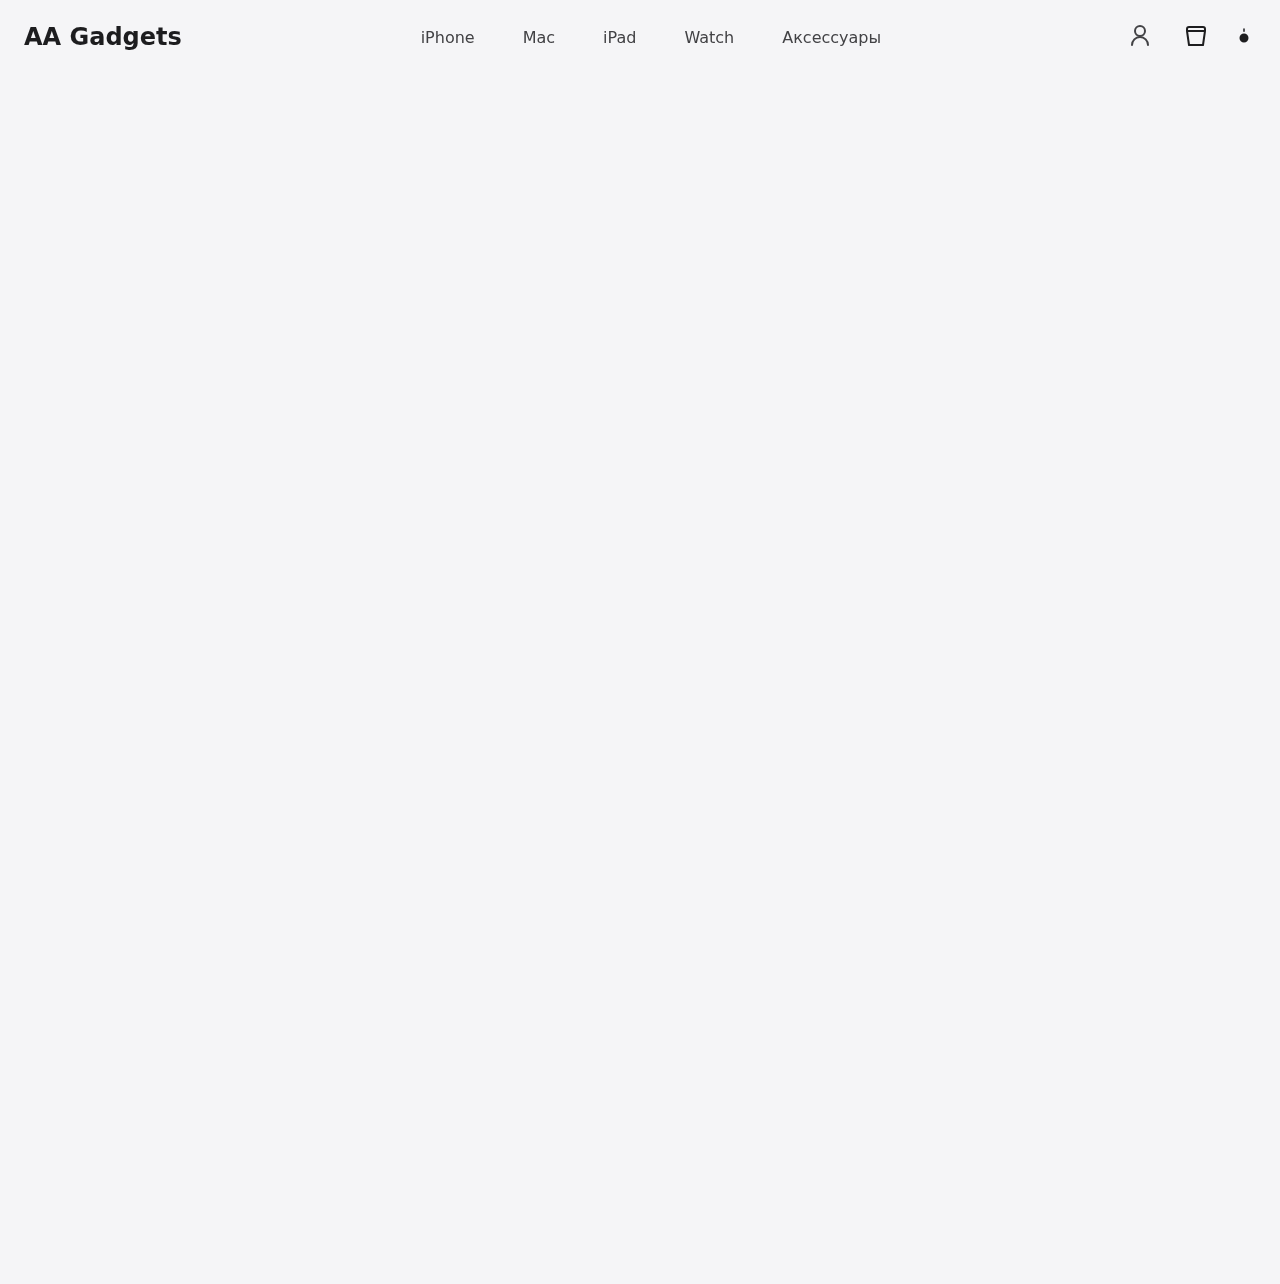
<file: register.html>
<!DOCTYPE html>
<html lang="ру">
  <head>
    <meta charset="UTF-8" />
    <meta name="viewport" content="width=device-width, initial-scale=1.0" />
    <title>Регистрация — AA Gadgets</title>
    <meta name="description" content="Создайте аккаунт AA Gadgets." />
    <link rel="preload" href="style.css" as="style" onload="this.onload=null;this.rel='stylesheet'" />
    <noscript><link rel="stylesheet" href="style.css" /></noscript>
  </head>
  <body>
    <header class="header" role="banner">
      <div class="container">
        <a href="index.html" class="logo">AA Gadgets</a>
        <nav class="main-nav" role="navigation" aria-label="Главное меню">
          <ul>
            <li><a href="categories.html#iphone">iPhone</a></li>
            <li><a href="categories.html#mac">Mac</a></li>
            <li><a href="categories.html#ipad">iPad</a></li>
            <li><a href="categories.html#watch">Watch</a></li>
            <li><a href="categories.html#accessories">Аксессуары</a></li>
          </ul>
        </nav>
        <div class="header-actions">
          <button id="header-profile" class="header-profile-btn" aria-label="Профиль" title="Профиль">
            <svg width="24" height="24" viewBox="0 0 24 24" fill="none">
              <path d="M12 12c2.761 0 5-2.239 5-5s-2.239-5-5-5-5 2.239-5 5 2.239 5 5 5z" stroke="currentColor" stroke-width="2" stroke-linecap="round" stroke-linejoin="round"/>
              <path d="M20 21a8 8 0 10-16 0" stroke="currentColor" stroke-width="2" stroke-linecap="round" stroke-linejoin="round"/>
            </svg>
          </button>
          <button id="header-cart-trigger" class="header-cart-btn" aria-label="Открыть корзину">
            <svg width="24" height="24" viewBox="0 0 24 24" fill="none">
              <path d="M3 7V5C3 3.89543 3.89543 3 5 3H19C20.1046 3 21 3.89543 21 5V7M3 7L5 21H19L21 7M3 7H21M8 11В17M12 11В17M16 11В17" stroke="currentColor" stroke-width="2" stroke-linecap="round" stroke-linejoin="round"/>
            </svg>
            <span class="header-cart-count" id="header-cart-count">0</span>
          </button>
          <button id="theme-toggle" class="theme-toggle-btn" aria-label="Переключить тему" title="Переключить тему">
            <svg class="sun" xmlns="http://www.w3.org/2000/svg" viewBox="0 0 24 24" fill="currentColor"><path d="M12 2.25a.75.75 0 01.75.75v2.25a.75.75 0 01-1.5 0V3a.75.75 0 01.75-.75zM7.5 12a4.5 4.5 0 119 0 4.5 4.5 0 01-9 0z"/></svg>
            <svg class="moon" xmlns="http://www.w3.org/2000/svg" viewBox="0 0 24 24" fill="currentColor"><path fill-rule="evenodd" d="M9.528 1.718a.75.75 0 01.162.819A8.97 8.97 0 009 6a9 9 0 009 9 8.97 8.97 0 004.463-.948a.75.75 0 01.981.634A11.25 11.25 0 0112 21 11.25 11.25 0 01.75 9.75 11.25 11.25 0 017.468-. "/></svg>
          </button>
        </div>
      </div>
    </header>

    <main>
      <section class="auth-page">
        <div class="container">
          <div class="auth-card animate-on-scroll">
            <h1>Регистрация</h1>
            <p class="auth-subtitle">Создайте аккаунт, чтобы ускорить покупки и управлять заказами.</p>
            <form class="auth-form" aria-label="Форма регистрации">
              <div class="form-group">
                <label for="reg-name">Имя</label>
                <input id="reg-name" type="text" placeholder="Иван" required />
              </div>
              <div class="form-group">
                <label for="reg-email">Email</label>
                <input id="reg-email" type="email" placeholder="you@example.com" required />
              </div>
              <div class="form-group">
                <label for="reg-password">Пароль</label>
                <input id="reg-password" type="password" placeholder="Минимум 6 символов" minlength="6" required />
              </div>
              <div class="form-group">
                <label for="reg-password2">Повторите пароль</label>
                <input id="reg-password2" type="password" placeholder="Ещё раз пароль" minlength="6" required />
              </div>
              <div class="auth-actions">
                <button type="submit" class="cta-button">Создать аккаунт</button>
                <a class="auth-link" href="login.html">Уже зарегистрированы? Войти</a>
              </div>
            </form>
          </div>
        </div>
      </section>
    </main>

    <script src="app.js"></script>
  </body>
</html>
</file>
<file: style.css>
/* AA:Gadgets: Brand design system tokens */
:root {
    /* Color palette */
    --color-primary: #3C4BD1;
    --color-primary-light: #5A6AE8;
    --color-primary-dark: #2B3AB8;
    --color-black: #000000;
    --color-white: #ffffff;
    --color-graphite: #424245;
    --color-graphite-light: #86868b;
    
    /* Background colors */
    --bg-color: #ffffff;
    --bg-secondary: #f5f5f7;
    --bg-tertiary: #fafafa;
    
    /* Text colors */
    --text-primary: #1d1d1f;
    --text-secondary: #424245;
    --text-tertiary: #86868b;
    
    /* Card & surface */
    --card-bg: rgba(255, 255, 255, 0.8);
    --border-color: rgba(0, 0, 0, 0.08);
    --border-color-hover: rgba(0, 0, 0, 0.12);
    
    /* Shadows */
    --shadow-sm: 0 1px 3px rgba(0, 0, 0, 0.1);
    --shadow-md: 0 4px 12px rgba(0, 0, 0, 0.1);
    --shadow-lg: 0 8px 24px rgba(0, 0, 0, 0.12);
    --shadow-xl: 0 16px 40px rgba(0, 0, 0, 0.15);
    
    /* Typography */
    --font-family: 'Inter', -apple-system, BlinkMacSystemFont, 'Segoe UI', Roboto, sans-serif;
    --font-weight-light: 300;
    --font-weight-normal: 400;
    --font-weight-medium: 500;
    --font-weight-semibold: 600;
    --font-weight-bold: 700;
    
    /* Spacing (8px grid) */
    --space-1: 8px;
    --space-2: 16px;
    --space-3: 24px;
    --space-4: 32px;
    --space-5: 40px;
    --space-6: 48px;
    --space-8: 64px;
    --space-10: 80px;
    --space-12: 96px;
    --space-16: 128px;
    
    /* Border radius */
    --radius-sm: 8px;
    --radius-md: 12px;
    --radius-lg: 16px;
    --radius-xl: 20px;
    --radius-2xl: 24px;
    
    /* Animation */
    --ease-out: cubic-bezier(0.22, 1, 0.36, 1);
    --duration-fast: 180ms;
    --duration-normal: 240ms;
    --duration-slow: 360ms;
}

/* AA:Gadgets: Dark mode support */
body.dark-mode {
    --bg-color: #000000;
    --bg-secondary: #1c1c1e;
    --bg-tertiary: #2c2c2e;
    --text-primary: #ffffff;
    --text-secondary: #f2f2f7;
    --text-tertiary: #98989d;
    --card-bg: rgba(28, 28, 30, 0.8);
    --border-color: rgba(255, 255, 255, 0.08);
    --border-color-hover: rgba(255, 255, 255, 0.12);
}

* {
    margin: 0;
    padding: 0;
    box-sizing: border-box;
}

/* AA:Gadgets: Base typography & layout */
body {
    font-family: var(--font-family);
    background-color: var(--bg-color);
    color: var(--text-primary);
    line-height: 1.6;
    transition: background-color var(--duration-normal) var(--ease-out), color var(--duration-normal) var(--ease-out);
    text-rendering: optimizeLegibility;
    -webkit-font-smoothing: antialiased;
    -moz-osx-font-smoothing: grayscale;
}

/* AA:Gadgets: Typography scale */
h1, h2, h3, h4, h5, h6 {
    font-weight: var(--font-weight-bold);
    line-height: 1.2;
    letter-spacing: -0.02em;
    margin-bottom: var(--space-2);
}

h1 {
    font-size: 56px;
    line-height: 64px;
    font-weight: 700;
}

h2 {
    font-size: 40px;
    line-height: 48px;
    font-weight: 700;
}

h3 {
    font-size: 28px;
    line-height: 36px;
    font-weight: 600;
}

h4 {
    font-size: 20px;
    line-height: 28px;
    font-weight: 600;
}

.lead {
    font-size: 20px;
    line-height: 28px;
    font-weight: 400;
}

.body {
    font-size: 16px;
    line-height: 24px;
    font-weight: 400;
}

.caption {
    font-size: 12px;
    line-height: 16px;
    color: var(--text-tertiary);
}

/* AA:Gadgets: Container with max-width per spec */
.container {
    max-width: 1600px;
    margin: 0 auto;
    padding: 0 var(--space-3);
}

@media (max-width: 768px) {
    h1 { font-size: 40px; line-height: 48px; }
    h2 { font-size: 32px; line-height: 40px; }
    h3 { font-size: 24px; line-height: 32px; }
    .container { padding: 0 var(--space-2); }
}

/* AA:Gadgets: Sticky header with blur effect */
.header {
    position: fixed;
    top: 0;
    left: 0;
    width: 100%;
    padding: var(--space-2) 0;
    z-index: 1000;
    transition: background-color var(--duration-normal) var(--ease-out), 
                backdrop-filter var(--duration-normal) var(--ease-out),
                border-color var(--duration-normal) var(--ease-out),
                box-shadow var(--duration-normal) var(--ease-out);
}

.header.scrolled {
    background-color: rgba(255, 255, 255, 0.8);
    backdrop-filter: blur(20px);
    -webkit-backdrop-filter: blur(20px);
    border-bottom: 1px solid var(--border-color);
    box-shadow: var(--shadow-md);
}

body.dark-mode .header.scrolled {
    background-color: rgba(0, 0, 0, 0.8);
    border-bottom: 1px solid var(--border-color);
    box-shadow: var(--shadow-md);
}

/* AA:Gadgets: Breadcrumbs navigation */
.breadcrumbs {
    padding: var(--space-2) 0;
    background-color: var(--bg-secondary);
    border-bottom: 1px solid var(--border-color);
    margin-top: 80px; /* Account for fixed header */
}

.breadcrumb-list {
    display: flex;
    align-items: center;
    list-style: none;
    margin: 0;
    padding: 0;
    gap: var(--space-1);
}

.breadcrumb-item {
    display: flex;
    align-items: center;
    font-size: 14px;
    color: var(--text-tertiary);
}

.breadcrumb-item:not(:last-child)::after {
    content: '/';
    margin-left: var(--space-1);
    color: var(--text-tertiary);
}

.breadcrumb-link {
    color: var(--text-secondary);
    text-decoration: none;
    transition: color var(--duration-normal) var(--ease-out);
}

.breadcrumb-link:hover {
    color: var(--color-primary);
}

.breadcrumb-item[aria-current="page"] {
    color: var(--text-primary);
    font-weight: var(--font-weight-medium);
}

/* AA:Gadgets: USP Bar - преимущества */
.usp-bar {
    padding: var(--space-4) 0;
    background-color: var(--bg-secondary);
    border-bottom: 1px solid var(--border-color);
}

.usp-grid {
    display: grid;
    grid-template-columns: repeat(auto-fit, minmax(250px, 1fr));
    gap: var(--space-4);
}

.usp-item {
    display: flex;
    align-items: center;
    gap: var(--space-2);
    padding: var(--space-3);
    background-color: var(--bg-color);
    border-radius: var(--radius-md);
    border: 1px solid var(--border-color);
    transition: transform var(--duration-normal) var(--ease-out),
                box-shadow var(--duration-normal) var(--ease-out),
                border-color var(--duration-normal) var(--ease-out);
}

.usp-item:hover {
    transform: translateY(-2px);
    box-shadow: var(--shadow-md);
    border-color: var(--border-color-hover);
}

.usp-icon {
    color: var(--color-primary);
    flex-shrink: 0;
    transition: transform var(--duration-normal) var(--ease-out);
}

.usp-item:hover .usp-icon {
    transform: scale(1.1);
}

.usp-content h4 {
    font-size: 16px;
    font-weight: var(--font-weight-semibold);
    margin-bottom: 4px;
    color: var(--text-primary);
}

.usp-content p {
    font-size: 14px;
    color: var(--text-tertiary);
    margin: 0;
}

@media (max-width: 768px) {
    .usp-grid {
        grid-template-columns: repeat(2, 1fr);
        gap: var(--space-2);
    }
    
    .usp-item {
        padding: var(--space-2);
        flex-direction: column;
        text-align: center;
        gap: var(--space-1);
    }
}

@media (max-width: 480px) {
    .usp-grid {
        grid-template-columns: 1fr;
    }
}

.header .container {
    display: flex;
    justify-content: space-between;
    align-items: center;
}

/* AA:Gadgets: Logo styling */
.logo {
    font-size: 24px;
    font-weight: var(--font-weight-bold);
    text-decoration: none;
    color: var(--text-primary);
    transition: color var(--duration-normal) var(--ease-out);
}

/* AA:Gadgets: Main navigation */
.main-nav ul {
    list-style: none;
    display: flex;
    gap: var(--space-6);
    align-items: center;
}

.main-nav a {
    text-decoration: none;
    color: var(--text-secondary);
    font-weight: var(--font-weight-medium);
    font-size: 16px;
    position: relative;
    padding: var(--space-1) 0;
    transition: color var(--duration-normal) var(--ease-out);
}

.main-nav a:hover,
.main-nav a[aria-current="page"] {
    color: var(--text-primary);
}

.main-nav a::after {
    content: '';
    position: absolute;
    bottom: 0;
    left: 0;
    width: 0;
    height: 2px;
    background: var(--color-primary);
    transition: width var(--duration-normal) var(--ease-out);
}

.main-nav a:hover::after,
.main-nav a[aria-current="page"]::after {
    width: 100%;
}

/* AA:Gadgets: Header actions */
.header-actions {
    display: flex;
    align-items: center;
    gap: var(--space-2);
}

/* AA:Gadgets: Header profile button */
.header-profile-btn {
    background: none;
    border: none;
    color: var(--text-secondary);
    cursor: pointer;
    padding: var(--space-1);
    border-radius: var(--radius-sm);
    transition: color var(--duration-normal) var(--ease-out),
                background-color var(--duration-normal) var(--ease-out);
}

.header-profile-btn:hover {
    color: var(--text-primary);
    background-color: var(--bg-secondary);
}

.header-cart-btn {
    position: relative;
    background: none;
    border: none;
    color: var(--text-secondary);
    cursor: pointer;
    padding: var(--space-1);
    border-radius: var(--radius-sm);
    transition: color var(--duration-normal) var(--ease-out),
                background-color var(--duration-normal) var(--ease-out);
}

.header-cart-btn:hover {
    color: var(--text-primary);
    background-color: var(--bg-secondary);
}

.header-cart-count {
    position: absolute;
    top: -2px;
    right: -2px;
    background-color: var(--color-primary);
    color: var(--color-white);
    border-radius: 50%;
    width: 18px;
    height: 18px;
    font-size: 11px;
    font-weight: var(--font-weight-semibold);
    display: flex;
    align-items: center;
    justify-content: center;
    transform: scale(0);
    transition: transform var(--duration-normal) var(--ease-out);
}

.header-cart-count.show {
    transform: scale(1);
}

.theme-toggle-btn {
    background: none;
    border: none;
    cursor: pointer;
    color: var(--text-color);
    width: 24px;
    height: 24px;
}
.theme-toggle-btn .moon { display: none; }
.dark-mode .theme-toggle-btn .sun { display: none; }
.dark-mode .theme-toggle-btn .moon { display: block; }

/* --- Hero блок ПРЕВРАЩАЕТСЯ В СЛАЙДЕР --- */
.hero {
    min-height: 100vh;
    position: relative;
    overflow: hidden;
    color: #fff; /* Белый текст для лучшей читаемости на темных фото */
}

.slider-wrapper {
    display: flex;
    width: 100%;
    height: 100vh;
    transition: transform 0.7s cubic-bezier(0.76, 0, 0.24, 1);
}

.slide {
    flex-shrink: 0;
    width: 100%;
    height: 100%;
    position: relative;
    display: flex;
    align-items: center;
}

.slide-background {
    position: absolute;
    top: 0;
    left: 0;
    width: 100%;
    height: 100%;
    background-size: cover;
    background-position: center;
    transform: scale(1.1); /* Начальный масштаб для анимации */
    transition: transform 6s ease-out;
}
.slide.active .slide-background {
    transform: scale(1); /* Плавное "приближение" фона при активации */
}
.slide::after { /* Затемнение для читаемости текста */
    content: '';
    position: absolute;
    top: 0;
    left: 0;
    width: 100%;
    height: 100%;
    background: rgba(0, 0, 0, 0.3);
}

.slide .container {
    position: relative;
    z-index: 2;
}

.hero-content {
    text-align: center;
    max-width: 600px;
    margin: 0 auto;
}

/* Анимация появления контента */
.hero-content h1, .hero-content p, .hero-content .cta-button {
    opacity: 0;
    transform: translateY(20px);
    transition: opacity 0.6s ease-out, transform 0.6s ease-out;
}
.slide.active .hero-content h1 {
    opacity: 1;
    transform: translateY(0);
    transition-delay: 0.3s;
}
.slide.active .hero-content p {
    opacity: 1;
    transform: translateY(0);
    transition-delay: 0.5s;
}
.slide.active .hero-content .cta-button {
    opacity: 1;
    transform: translateY(0);
    transition-delay: 0.7s;
}

.hero h1 {
    font-size: 4rem;
    font-weight: 700;
    margin-bottom: 10px;
    color: #fff;
}
.hero p {
    font-size: 1.5rem;
    margin-bottom: 30px;
    color: rgba(255, 255, 255, 0.8);
}
.hero .cta-button {
    background: rgba(255, 255, 255, 0.9);
    color: #000;
}
.hero .cta-button:hover {
    background: #fff;
}

/* Стили навигации */
.slider-nav {
    position: absolute;
    top: 50%;
    left: 20px;
    right: 20px;
    transform: translateY(-50%);
    display: flex;
    justify-content: space-between;
    z-index: 10;
    pointer-events: none; /* Клики проходят сквозь контейнер */
}
.slider-nav button {
    pointer-events: all; /* А на кнопки можно нажимать */
    background: rgba(255, 255, 255, 0.2);
    border: none;
    color: #fff;
    width: 50px;
    height: 50px;
    border-radius: 50%;
    font-size: 1.5rem;
    cursor: pointer;
    transition: background 0.3s ease, opacity 0.3s ease;
    opacity: 0;
}
.hero:hover .slider-nav button {
    opacity: 1;
}
.slider-nav button:hover {
    background: rgba(255, 255, 255, 0.4);
}

.slider-dots {
    position: absolute;
    bottom: 30px;
    left: 50%;
    transform: translateX(-50%);
    display: flex;
    gap: 12px;
    z-index: 10;
}
.dot {
    width: 10px;
    height: 10px;
    border-radius: 50%;
    background: rgba(255, 255, 255, 0.5);
    cursor: pointer;
    transition: background 0.3s ease;
}
.dot.active {
    background: #fff;
}

/* Адаптивность для слайдера */
@media (max-width: 768px) {
    .hero h1 { font-size: 2.5rem; }
    .hero p { font-size: 1.1rem; }
    .slider-nav { display: none; } /* На мобильных свайп удобнее стрелок */
}

/* --- Секция с фичами по скроллу --- */
.features-scroller {
    padding: 100px 0;
}
.feature-item {
    display: flex;
    align-items: center;
    gap: 50px;
    margin-bottom: 150px;
}
.feature-item:nth-child(even) {
    flex-direction: row-reverse;
}
.feature-text {
    flex: 1;
}
.feature-text h2 {
    font-size: 2.5rem;
    margin-bottom: 15px;
}
.feature-item img {
    flex: 1;
    max-width: 50%;
    border-radius: 20px;
}

/* --- Секция с продуктами (Glassmorphism) --- */
.categories__grid {
    display: grid;
    grid-template-columns: repeat(4, 1fr);
    grid-auto-rows: 250px;
    gap: 1.5rem;
}

.category__card {
    position: relative;
    border-radius: 12px;
    overflow: hidden;
    background-size: cover;
    background-position: center;
    display: flex;
    align-items: flex-end;
    padding: 1.5rem;
    transition: transform .3s ease, box-shadow .3s ease;
    color: var(--white-color);
    font-size: 1.5rem;
    font-weight: var(--font-bold);
}
.category__card:hover {
    transform: translateY(-8px);
    box-shadow: 0 10px 25px rgba(0, 0, 0, 0.5);
}
.category__card::before {
    content: '';
    position: absolute;
    inset: 0;
    background: linear-gradient(to top, rgba(0,0,0,0.8) 0%, rgba(0,0,0,0) 60%);
    transition: background .3s ease;
}
.category__card:hover::before {
    background: linear-gradient(to top, rgba(0,0,0,0.9) 0%, rgba(0,0,0,0.1) 70%);
}

.category__card span {
    position: relative;
    z-index: 2;
}

.category__card--large {
    grid-column: span 2;
}


/* --- Секция "Почему мы" --- */
.why-us {
    padding: 80px 0;
}
.advantages-grid {
    display: grid;
    grid-template-columns: repeat(auto-fit, minmax(300px, 1fr));
    gap: 30px;
}
.advantage-card {
    padding: 30px;
    background-color: var(--card-bg);
    border-radius: 20px;
    border: 1px solid var(--border-color);
}
.advantage-card h4 {
    font-size: 1.3rem;
    margin-bottom: 10px;
}

/* AA:Gadgets: Footer structure */
.footer {
    padding: var(--space-16) 0 var(--space-4);
    border-top: 1px solid var(--border-color);
    margin-top: var(--space-16);
    background-color: var(--bg-secondary);
}

.footer-content {
    display: grid;
    grid-template-columns: 2fr 1fr 1fr 1.5fr;
    gap: var(--space-8);
    margin-bottom: var(--space-8);
}

.footer-section h4 {
    font-size: 18px;
    font-weight: var(--font-weight-semibold);
    margin-bottom: var(--space-3);
    color: var(--text-primary);
}

.footer-section p {
    color: var(--text-tertiary);
    line-height: 1.6;
    margin-bottom: var(--space-4);
}

.footer-section ul {
    list-style: none;
    padding: 0;
    margin: 0;
}

.footer-section ul li {
    margin-bottom: var(--space-2);
}

.footer-section ul li a {
    color: var(--text-tertiary);
    text-decoration: none;
    transition: color var(--duration-normal) var(--ease-out);
}

.footer-section ul li a:hover {
    color: var(--text-primary);
}

.social-links {
    display: flex;
    gap: var(--space-2);
}

.social-links a {
    display: flex;
    align-items: center;
    justify-content: center;
    width: 40px;
    height: 40px;
    background-color: var(--bg-color);
    border: 1px solid var(--border-color);
    border-radius: var(--radius-md);
    color: var(--text-secondary);
    transition: all var(--duration-normal) var(--ease-out);
}

.social-links a:hover {
    background-color: var(--color-primary);
    color: var(--color-white);
    border-color: var(--color-primary);
}

.contact-info p {
    margin-bottom: var(--space-3);
    font-size: 14px;
    line-height: 1.5;
}

.contact-info strong {
    color: var(--text-primary);
    font-weight: var(--font-weight-semibold);
}

.contact-info a {
    color: var(--color-primary);
    text-decoration: none;
    transition: color var(--duration-normal) var(--ease-out);
}

.contact-info a:hover {
    color: var(--color-primary-dark);
}

.footer-bottom {
    border-top: 1px solid var(--border-color);
    padding-top: var(--space-4);
    display: flex;
    justify-content: space-between;
    align-items: center;
    flex-wrap: wrap;
    gap: var(--space-4);
}

.footer-bottom-content {
    display: flex;
    align-items: center;
    gap: var(--space-6);
}

.footer-bottom-content p {
    color: var(--text-tertiary);
    font-size: 14px;
    margin: 0;
}

.footer-legal {
    display: flex;
    gap: var(--space-4);
}

.footer-legal a {
    color: var(--text-tertiary);
    text-decoration: none;
    font-size: 14px;
    transition: color var(--duration-normal) var(--ease-out);
}

.footer-legal a:hover {
    color: var(--text-primary);
}

.payment-methods {
    display: flex;
    align-items: center;
    gap: var(--space-2);
}

.payment-methods span {
    color: var(--text-tertiary);
    font-size: 14px;
}

.payment-icons {
    display: flex;
    gap: var(--space-1);
}

.payment-icons svg {
    color: var(--text-secondary);
    transition: color var(--duration-normal) var(--ease-out);
}

.payment-icons svg:hover {
    color: var(--text-primary);
}

@media (max-width: 1024px) {
    .footer-content {
        grid-template-columns: 1fr 1fr;
        gap: var(--space-6);
    }
}

@media (max-width: 768px) {
    .footer-content {
        grid-template-columns: 1fr;
        gap: var(--space-5);
    }
    
    .footer-bottom {
        flex-direction: column;
        align-items: flex-start;
        gap: var(--space-3);
    }
    
    .footer-bottom-content {
        flex-direction: column;
        align-items: flex-start;
        gap: var(--space-3);
    }
    
    .footer-legal {
        flex-wrap: wrap;
        gap: var(--space-2);
    }
}

/* --- Анимации при появлении --- */
.animate-on-scroll {
    opacity: 0;
    transform: translateY(30px);
    transition: opacity 0.6s ease-out, transform 0.6s ease-out;
}

.animate-on-scroll.is-visible {
    opacity: 1;
    transform: translateY(0);
}

/* AA:Gadgets: Global CTA button styles */
.cta-button {
    display: inline-flex;
    align-items: center;
    justify-content: center;
    gap: var(--space-1);
    padding: var(--space-3) var(--space-5);
    background-color: var(--color-primary);
    color: var(--color-white);
    border: none;
    border-radius: var(--radius-md);
    text-decoration: none;
    font-size: 16px;
    font-weight: var(--font-weight-semibold);
    cursor: pointer;
    transition: all var(--duration-normal) var(--ease-out);
    position: relative;
    overflow: hidden;
}

.cta-button:hover {
    background-color: var(--color-primary-dark);
    transform: translateY(-2px);
    box-shadow: var(--shadow-lg);
}

.cta-button:active {
    transform: translateY(0);
}

.cta-button:focus-visible {
    outline: 2px solid var(--color-primary);
    outline-offset: 4px;
}

.cta-button.secondary {
    background-color: transparent;
    color: var(--color-primary);
    border: 2px solid var(--color-primary);
}

.cta-button.secondary:hover {
    background-color: var(--color-primary);
    color: var(--color-white);
}

/* AA:Gadgets: Global focus styles */
a:focus-visible, 
button:focus-visible, 
[role="button"]:focus-visible {
    outline: 2px solid var(--color-primary);
    outline-offset: 3px;
}

/* --- Адаптивность --- */
@media (max-width: 768px) {
    .main-nav { display: none; } /* В мобильной версии обычно делают бургер-меню */
    .hero h1 { font-size: 2.5rem; }
    .hero p { font-size: 1.1rem; }
    .feature-item, .feature-item:nth-child(even) {
        flex-direction: column;
    }
    .feature-item img { max-width: 80%; }
    .grid-container { grid-template-columns: 1fr; }
    .grid-item.large { grid-column: 1; }
}

/* ... (Все предыдущие стили до .product-grid) ... */

/* Убираем старый .product-grid, заменяем на новые блоки. 
   Если хотите оставить, оставьте. */

/* AA:Gadgets: Category tiles grid */
.categories {
    padding: var(--space-16) 0;
    background-color: var(--bg-secondary);
}

.categories-grid {
    display: grid;
    grid-template-columns: repeat(auto-fit, minmax(300px, 1fr));
    gap: var(--space-4);
    margin-top: var(--space-8);
}

.category-tile {
    background-color: var(--bg-color);
    border-radius: var(--radius-xl);
    border: 1px solid var(--border-color);
    overflow: hidden;
    transition: transform var(--duration-normal) var(--ease-out),
                box-shadow var(--duration-normal) var(--ease-out);
    position: relative;
    min-height: 280px;
    display: flex;
    flex-direction: column;
}

.category-tile:hover {
    transform: translateY(-4px);
    box-shadow: var(--shadow-lg);
}

.category-content {
    padding: var(--space-6) var(--space-5) var(--space-4);
    flex-grow: 1;
    display: flex;
    flex-direction: column;
    justify-content: space-between;
}

.category-content h3 {
    font-size: 24px;
    font-weight: var(--font-weight-bold);
    margin-bottom: var(--space-1);
    color: var(--text-primary);
}

.category-content p {
    color: var(--text-tertiary);
    margin-bottom: var(--space-4);
    font-size: 16px;
}

.category-link {
    display: inline-flex;
    align-items: center;
    gap: var(--space-1);
    color: var(--color-primary);
    text-decoration: none;
    font-weight: var(--font-weight-semibold);
    font-size: 16px;
    transition: color var(--duration-normal) var(--ease-out),
                transform var(--duration-normal) var(--ease-out);
}

.category-link:hover {
    color: var(--color-primary-dark);
    transform: translateX(4px);
}

.category-link svg {
    transition: transform var(--duration-normal) var(--ease-out);
}

.category-link:hover svg {
    transform: translateX(4px);
}

.category-image {
    height: 140px;
    overflow: hidden;
    position: relative;
    background-color: var(--bg-tertiary);
}

.category-image img {
    width: 100%;
    height: 100%;
    object-fit: cover;
    transition: transform var(--duration-slow) var(--ease-out);
}

.category-tile:hover .category-image img {
    transform: scale(1.05);
}

@media (max-width: 768px) {
    .categories-grid {
        grid-template-columns: repeat(2, 1fr);
        gap: var(--space-3);
    }
    
    .category-tile {
        min-height: 240px;
    }
    
    .category-content {
        padding: var(--space-4) var(--space-3) var(--space-3);
    }
    
    .category-content h3 {
        font-size: 20px;
    }
    
    .category-image {
        height: 120px;
    }
}

@media (max-width: 480px) {
    .categories-grid {
        grid-template-columns: 1fr;
    }
}

/* AA:Gadgets: Product catalog with filters */
.product-catalog {
    padding: var(--space-16) 0;
    background-color: var(--bg-color);
}

.catalog-header {
    display: flex;
    justify-content: space-between;
    align-items: flex-end;
    margin-bottom: var(--space-8);
    gap: var(--space-4);
}

.catalog-controls {
    display: flex;
    flex-direction: column;
    gap: var(--space-3);
    align-items: flex-end;
}

.filter-tags {
    display: flex;
    gap: var(--space-1);
    flex-wrap: wrap;
    justify-content: flex-end;
}

.filter-tag {
    padding: var(--space-1) var(--space-3);
    border: 1px solid var(--border-color);
    background-color: var(--bg-color);
    color: var(--text-secondary);
    border-radius: var(--radius-sm);
    font-size: 14px;
    font-weight: var(--font-weight-medium);
    cursor: pointer;
    transition: all var(--duration-normal) var(--ease-out);
}

.filter-tag:hover {
    border-color: var(--color-primary);
    color: var(--color-primary);
}

.filter-tag.active {
    background-color: var(--color-primary);
    border-color: var(--color-primary);
    color: var(--color-white);
}

.sort-controls {
    display: flex;
    align-items: center;
}

.sort-select {
    padding: var(--space-1) var(--space-3);
    border: 1px solid var(--border-color);
    background-color: var(--bg-color);
    color: var(--text-secondary);
    border-radius: var(--radius-sm);
    font-size: 14px;
    font-weight: var(--font-weight-medium);
    cursor: pointer;
    transition: border-color var(--duration-normal) var(--ease-out);
}

.sort-select:focus {
    outline: none;
    border-color: var(--color-primary);
}

.products-grid {
    display: grid;
    grid-template-columns: repeat(auto-fill, minmax(280px, 1fr));
    gap: var(--space-4);
}

.product-card {
    background-color: var(--bg-color);
    border-radius: var(--radius-lg);
    border: 1px solid var(--border-color);
    overflow: hidden;
    transition: transform var(--duration-normal) var(--ease-out),
                box-shadow var(--duration-normal) var(--ease-out);
    position: relative;
}

.product-card:hover {
    transform: translateY(-4px);
    box-shadow: var(--shadow-lg);
}

.product-image {
    position: relative;
    height: 200px;
    background-color: var(--bg-tertiary);
    overflow: hidden;
}

.product-image img {
    width: 100%;
    height: 100%;
    object-fit: cover;
    transition: transform var(--duration-slow) var(--ease-out);
}

.product-card:hover .product-image img {
    transform: scale(1.05);
}

.product-badge {
    position: absolute;
    top: var(--space-2);
    right: var(--space-2);
    padding: var(--space-1) var(--space-2);
    background-color: var(--color-primary);
    color: var(--color-white);
    border-radius: var(--radius-sm);
    font-size: 12px;
    font-weight: var(--font-weight-semibold);
}

.product-badge.sale {
    background-color: #ff3b30;
}

.product-info {
    padding: var(--space-4);
}

.product-title {
    font-size: 18px;
    font-weight: var(--font-weight-semibold);
    margin-bottom: var(--space-1);
    color: var(--text-primary);
}

.product-description {
    font-size: 14px;
    color: var(--text-tertiary);
    margin-bottom: var(--space-3);
    line-height: 1.5;
}

.product-price {
    display: flex;
    align-items: center;
    gap: var(--space-2);
    margin-bottom: var(--space-4);
}

.current-price {
    font-size: 20px;
    font-weight: var(--font-weight-bold);
    color: var(--text-primary);
}

.old-price {
    font-size: 16px;
    color: var(--text-tertiary);
    text-decoration: line-through;
}

.add-to-cart-btn {
    width: 100%;
    display: flex;
    align-items: center;
    justify-content: center;
    gap: var(--space-1);
    padding: var(--space-2) var(--space-3);
    background-color: var(--color-primary);
    color: var(--color-white);
    border: none;
    border-radius: var(--radius-md);
    font-size: 14px;
    font-weight: var(--font-weight-semibold);
    cursor: pointer;
    transition: background-color var(--duration-normal) var(--ease-out),
                transform var(--duration-fast) var(--ease-out);
}

.add-to-cart-btn:hover {
    background-color: var(--color-primary-dark);
    transform: translateY(-1px);
}

.add-to-cart-btn:active {
    transform: translateY(0);
}

/* AA:Gadgets: Animation keyframes */
@keyframes fadeInUp {
    from {
        opacity: 0;
        transform: translateY(20px);
    }
    to {
        opacity: 1;
        transform: translateY(0);
    }
}

/* AA:Gadgets: Floating cart drawer */
.cart-trigger {
    position: fixed;
    bottom: var(--space-6);
    right: var(--space-6);
    width: 56px;
    height: 56px;
    background-color: var(--color-primary);
    color: var(--color-white);
    border: none;
    border-radius: 50%;
    cursor: pointer;
    z-index: 1000;
    display: flex;
    align-items: center;
    justify-content: center;
    box-shadow: var(--shadow-lg);
    transition: all var(--duration-normal) var(--ease-out);
}

.cart-trigger:hover {
    background-color: var(--color-primary-dark);
    transform: scale(1.05);
}

.cart-count {
    position: absolute;
    top: -4px;
    right: -4px;
    background-color: #ff3b30;
    color: var(--color-white);
    border-radius: 50%;
    width: 20px;
    height: 20px;
    font-size: 12px;
    font-weight: var(--font-weight-semibold);
    display: flex;
    align-items: center;
    justify-content: center;
    transform: scale(0);
    transition: transform var(--duration-normal) var(--ease-out);
}

.cart-count.show {
    transform: scale(1);
}

.cart-drawer {
    position: fixed;
    top: 0;
    right: 0;
    width: 100%;
    height: 100%;
    z-index: 2000;
    visibility: hidden;
    opacity: 0;
    transition: visibility var(--duration-normal) var(--ease-out),
                opacity var(--duration-normal) var(--ease-out);
}

.cart-drawer.open {
    visibility: visible;
    opacity: 1;
}

.cart-overlay {
    position: absolute;
    top: 0;
    left: 0;
    width: 100%;
    height: 100%;
    background-color: rgba(0, 0, 0, 0.5);
    backdrop-filter: blur(4px);
}

.cart-content {
    position: absolute;
    top: 0;
    right: 0;
    width: 400px;
    height: 100%;
    background-color: var(--bg-color);
    border-left: 1px solid var(--border-color);
    display: flex;
    flex-direction: column;
    transform: translateX(100%);
    transition: transform var(--duration-normal) var(--ease-out);
}

.cart-drawer.open .cart-content {
    transform: translateX(0);
}

.cart-header {
    padding: var(--space-4);
    border-bottom: 1px solid var(--border-color);
    display: flex;
    justify-content: space-between;
    align-items: center;
}

.cart-header h3 {
    font-size: 20px;
    font-weight: var(--font-weight-semibold);
    margin: 0;
}

.cart-close {
    background: none;
    border: none;
    color: var(--text-secondary);
    cursor: pointer;
    padding: var(--space-1);
    border-radius: var(--radius-sm);
    transition: background-color var(--duration-normal) var(--ease-out);
}

.cart-close:hover {
    background-color: var(--bg-secondary);
}

.cart-items {
    flex-grow: 1;
    overflow-y: auto;
    padding: var(--space-4);
}

.cart-empty {
    display: flex;
    flex-direction: column;
    align-items: center;
    justify-content: center;
    height: 200px;
    color: var(--text-tertiary);
    text-align: center;
}

.cart-empty svg {
    margin-bottom: var(--space-2);
    opacity: 0.5;
}

.cart-item {
    display: flex;
    gap: var(--space-3);
    padding: var(--space-3) 0;
    border-bottom: 1px solid var(--border-color);
}

.cart-item-image {
    width: 60px;
    height: 60px;
    background-color: var(--bg-tertiary);
    border-radius: var(--radius-sm);
    overflow: hidden;
}

.cart-item-image img {
    width: 100%;
    height: 100%;
    object-fit: cover;
}

.cart-item-info {
    flex-grow: 1;
}

.cart-item-title {
    font-size: 14px;
    font-weight: var(--font-weight-medium);
    margin-bottom: var(--space-1);
    color: var(--text-primary);
}

.cart-item-price {
    font-size: 16px;
    font-weight: var(--font-weight-semibold);
    color: var(--text-primary);
}

.cart-item-remove {
    background: none;
    border: none;
    color: var(--text-tertiary);
    cursor: pointer;
    padding: var(--space-1);
    border-radius: var(--radius-sm);
    transition: color var(--duration-normal) var(--ease-out);
}

.cart-item-remove:hover {
    color: #ff3b30;
}

.cart-footer {
    padding: var(--space-4);
    border-top: 1px solid var(--border-color);
}

.cart-total {
    display: flex;
    justify-content: space-between;
    align-items: center;
    margin-bottom: var(--space-4);
    font-size: 18px;
    font-weight: var(--font-weight-semibold);
}

.cart-total-price {
    color: var(--color-primary);
}

.checkout-btn {
    width: 100%;
    padding: var(--space-3);
    background-color: var(--color-primary);
    color: var(--color-white);
    border: none;
    border-radius: var(--radius-md);
    font-size: 16px;
    font-weight: var(--font-weight-semibold);
    cursor: pointer;
    transition: background-color var(--duration-normal) var(--ease-out);
}

.checkout-btn:hover:not(:disabled) {
    background-color: var(--color-primary-dark);
}

.checkout-btn:disabled {
    background-color: var(--text-tertiary);
    cursor: not-allowed;
}

@media (max-width: 768px) {
    .cart-content {
        width: 100%;
    }
    
    .cart-trigger {
        bottom: var(--space-4);
        right: var(--space-4);
        width: 48px;
        height: 48px;
    }
}

@media (max-width: 768px) {
    .catalog-header {
        flex-direction: column;
        align-items: flex-start;
        gap: var(--space-3);
    }
    
    .catalog-controls {
        align-items: flex-start;
        width: 100%;
    }
    
    .filter-tags {
        justify-content: flex-start;
        width: 100%;
    }
    
    .products-grid {
        grid-template-columns: repeat(auto-fill, minmax(250px, 1fr));
        gap: var(--space-3);
    }
}

@media (max-width: 480px) {
    .products-grid {
        grid-template-columns: repeat(2, 1fr);
    }
    
    .product-image {
        height: 160px;
    }
    
    .product-info {
        padding: var(--space-3);
    }
    
    .product-title {
        font-size: 16px;
    }
    
    .current-price {
        font-size: 18px;
    }
}

/* --- НОВЫЙ БЛОК: Экосистема --- */
.ecosystem {
    padding: 100px 0;
    text-align: center;
    background-color: var(--bg-color); /* Может быть немного другого оттенка для выделения */
}
.section-subtitle {
    max-width: 600px;
    margin: 0 auto 40px;
    font-size: 1.2rem;
    color: #86868b;
}
.ecosystem-visual {
    padding: 50px;
    border-radius: 20px;
    background: var(--card-bg);
    backdrop-filter: blur(15px);
    border: 1px solid var(--border-color);
    max-width: 800px;
    margin: 0 auto;
}
.ecosystem-visual .ios-logo {
    width: 80px;
    height: 80px;
    margin-bottom: 20px;
}
.ecosystem-visual p {
    font-size: 1.2rem;
    line-height: 1.8;
}

/* --- НОВЫЙ БЛОК: Аксессуары --- */
.accessories {
    padding: 80px 0;
}
.accessories-grid {
    display: grid;
    grid-template-columns: repeat(auto-fit, minmax(240px, 1fr));
    gap: 20px;
}
.accessory-card {
    padding: 20px;
    border-radius: 20px;
    background: var(--card-bg);
    border: 1px solid var(--border-color);
    text-align: center;
    transition: transform 0.3s ease, box-shadow 0.3s ease;
}
.accessory-card:hover {
    transform: translateY(-10px);
    box-shadow: var(--shadow);
}
.accessory-card img {
    max-width: 150px;
    height: 150px;
    object-fit: contain;
    margin-bottom: 15px;
}
.accessory-card h4 {
    font-size: 1rem;
    min-height: 40px; /* Для выравнивания высоты */
    margin-bottom: 10px;
}
.price {
    font-weight: 600;
    font-size: 1.1rem;
}


/* --- Обновление для "Почему мы" с иконками --- */
.advantage-card {
    text-align: center;
}
.advantage-card svg {
    width: 48px;
    height: 48px;
    margin-bottom: 15px;
    color: #0071e3; /* Акцентный цвет для иконок */
}

/* --- НОВЫЙ БЛОК: Отзывы --- */
.testimonials {
    padding: 80px 0;
}
.testimonials-grid {
    display: grid;
    grid-template-columns: repeat(auto-fit, minmax(400px, 1fr));
    gap: 30px;
}
.testimonial-card {
    padding: 30px;
    background: var(--card-bg);
    border-radius: 20px;
    border: 1px solid var(--border-color);
    display: flex;
    flex-direction: column;
}
.stars {
    color: #ffb400;
    font-size: 1.2rem;
    margin-bottom: 15px;
}
.quote {
    flex-grow: 1;
    font-style: italic;
    margin-bottom: 20px;
}
.author-info {
    display: flex;
    align-items: center;
    gap: 15px;
}
.author-info img {
    width: 50px;
    height: 50px;
    border-radius: 50%;
}
.author-info span {
    font-weight: 600;
}

/* --- НОВЫЙ БЛОК: CTA / Подписка --- */
.cta-section {
    padding: 80px 0;
    text-align: center;
}
.cta-section .container {
    max-width: 600px;
}
.cta-section h2 { font-size: 2.5rem; }
.cta-section p { color: #86868b; margin: 15px 0 30px; }
.newsletter-form {
    display: flex;
    gap: 10px;
}
.newsletter-form input {
    flex-grow: 1;
    padding: 15px;
    border-radius: 50px;
    border: 1px solid var(--border-color);
    background-color: var(--card-bg);
    color: var(--text-color);
    font-size: 1rem;
    font-family: var(--font-family);
}
.newsletter-form input:focus {
    outline: none;
    border-color: #0071e3;
}
.newsletter-form .cta-button {
    border: none;
    cursor: pointer;
}

/* --- Адаптивность для новых блоков --- */
@media (max-width: 768px) {
    .categories .container { grid-template-columns: 1fr; }
    .category-card { height: 350px; }
    .accessories-grid { grid-template-columns: repeat(2, 1fr); }
    .testimonials-grid { grid-template-columns: 1fr; }
    .newsletter-form { flex-direction: column; }
}

@media (max-width: 480px) {
    .accessories-grid { grid-template-columns: 1fr; }
}

/* --- НОВЫЙ БЛОК: Trade-in --- */
.trade-in {
    padding: 100px 0;
    background-color: var(--card-bg); /* Выделяем секцию фоном */
    border-top: 1px solid var(--border-color);
    border-bottom: 1px solid var(--border-color);
}
.trade-in .container {
    display: flex;
    align-items: center;
    gap: 50px;
}
.trade-in-content { flex: 1; }
.trade-in-visual { flex: 1; }
.trade-in-visual img { width: 100%; border-radius: 20px; }

.trade-in-calculator {
    display: grid;
    grid-template-columns: 1fr 1fr;
    gap: 15px;
    margin-top: 30px;
}
.trade-in-calculator select {
    width: 100%;
    padding: 15px;
    border-radius: 10px;
    border: 1px solid var(--border-color);
    background-color: var(--bg-color);
    color: var(--text-color);
    font-size: 1rem;
    font-family: var(--font-family);
    -webkit-appearance: none;
    appearance: none;
    background-image: url("data:image/svg+xml,%3csvg xmlns='http://www.w3.org/2000/svg' fill='none' viewBox='0 0 20 20'%3e%3cpath stroke='%236b7280' stroke-linecap='round' stroke-linejoin='round' stroke-width='1.5' d='M6 8l4 4 4-4'/%3e%3c/svg%3e");
    background-position: right 0.7rem center;
    background-repeat: no-repeat;
    background-size: 1.2em;
}
.trade-in-calculator select:disabled { opacity: 0.5; }
.trade-in-calculator button {
    grid-column: 1 / -1; /* Кнопка на всю ширину */
    border: none;
    cursor: pointer;
}
.trade-in-calculator button:disabled {
    background: #86868b;
    transform: scale(1);
    box-shadow: none;
    cursor: not-allowed;
}
.trade-in-result {
    margin-top: 20px;
    font-size: 1.2rem;
    font-weight: 600;
    min-height: 25px;
}

@media (max-width: 768px) {
    .trade-in .container { flex-direction: column; }
}

.advantage-card svg {
    transition: transform 0.4s cubic-bezier(0.25, 1, 0.5, 1);
}
.advantage-card:hover svg {
    transform: scale(1.1) rotate(5deg);
}

/* ===================== AA:Gadgets: Additions & Overrides ===================== */
/* AA:Gadgets: tokens override & additions */
:root {
    --muted-text: #6e6e73;
    --accent: #3C4BD1;
    --accent-gradient: linear-gradient(135deg, #3C4BD1, #6a11cb);
    --font-family: 'Inter', system-ui, -apple-system, BlinkMacSystemFont, 'Segoe UI', Roboto, 'Helvetica Neue', Arial, sans-serif;
    --ease-out: cubic-bezier(0.22, 1, 0.36, 1);
}
body.dark-mode {
    --muted-text: #a1a1a6;
}

/* AA:Gadgets: container width per spec */
.container { max-width: 1600px; padding: 0 24px; }

/* AA:Gadgets: typography scale */
h1, h2, h3, h4, p { letter-spacing: 0; }
h1 { font-size: 56px; line-height: 64px; font-weight: 700; }
h2 { font-size: 40px; line-height: 48px; font-weight: 700; }
h3 { font-size: 28px; line-height: 36px; font-weight: 600; }
.lead { font-size: 20px; line-height: 28px; }
.body { font-size: 16px; line-height: 24px; }
.caption { font-size: 12px; line-height: 16px; color: var(--muted-text); }
@media (max-width: 768px) {
    h1 { font-size: 40px; line-height: 48px; }
    h2 { font-size: 32px; line-height: 40px; }
}

/* AA:Gadgets: smoother transitions */
body { transition: background-color 0.2s var(--ease-out), color 0.2s var(--ease-out); text-rendering: optimizeLegibility; -webkit-font-smoothing: antialiased; }
.header { transition: background-color 0.2s var(--ease-out), backdrop-filter 0.2s var(--ease-out); }
.logo { transition: color 0.2s var(--ease-out); }
.main-nav a::after { transition: width 0.2s var(--ease-out); }
.hero-content h1, .hero-content p, .hero-content .cta-button { transition: opacity 0.6s var(--ease-out), transform 0.6s var(--ease-out); }
.slider-nav button { transition: background 0.2s var(--ease-out), opacity 0.2s var(--ease-out); }
.dot { transition: background 0.2s var(--ease-out); }
.animate-on-scroll { transition: opacity 0.6s var(--ease-out), transform 0.6s var(--ease-out); }

/* AA:Gadgets: subtle parallax perf hint */
.slide-background { will-change: transform; }

/* AA:Gadgets: muted text usages */
.grid-item p { color: var(--muted-text); }
.section-subtitle { color: var(--muted-text); }
.footer-links a { color: var(--muted-text); }

/* AA:Gadgets: CTA micro-interactions */
.cta-button { display: inline-flex; align-items: center; justify-content: center; gap: 8px; padding: 14px 22px; border-radius: 14px; text-decoration: none; transition: transform 0.2s var(--ease-out), box-shadow 0.2s var(--ease-out), background 0.2s var(--ease-out), color 0.2s var(--ease-out); }
.cta-button:hover { transform: translateY(-2px); box-shadow: 0 12px 28px rgba(0,0,0,0.18); }
.cta-button:active { transform: translateY(0); }
.cta-button:focus-visible { outline: 2px solid var(--accent); outline-offset: 4px; }

/* AA:Gadgets: global focus styles */
a:focus-visible, button:focus-visible, [role="button"]:focus-visible { outline: 2px solid var(--accent); outline-offset: 3px; }

/* AA:Gadgets: FAQ */
.faq { padding: 96px 0; }
.accordion { max-width: 960px; margin: 0 auto; display: grid; gap: 16px; }
.accordion-item { border: 1px solid var(--border-color); border-radius: 12px; background: var(--card-bg); overflow: hidden; }
.accordion-trigger { width: 100%; text-align: left; padding: 20px; background: none; border: none; color: var(--text-color); font-size: 18px; font-weight: 600; cursor: pointer; }
.accordion-panel { padding: 0 20px 20px; color: var(--muted-text); }

/* ===== Enhancements: FAQ visual and Newsletter polish ===== */
.auth-page {
    padding: var(--space-16) 0;
    background: var(--bg-secondary);
}

.auth-card {
    max-width: 520px;
    margin: 120px auto 0; /* отступ от фиксированной шапки */
    background: var(--bg-color);
    border: 1px solid var(--border-color);
    border-radius: var(--radius-xl);
    box-shadow: var(--shadow-lg);
    padding: var(--space-6);
}

.auth-card h1 {
    margin-bottom: var(--space-2);
}

.auth-subtitle {
    color: var(--text-tertiary);
    margin-bottom: var(--space-5);
}

.auth-form .form-group {
    margin-bottom: var(--space-4);
}

.auth-form label {
    display: block;
    font-weight: var(--font-weight-semibold);
    margin-bottom: var(--space-1);
    color: var(--text-primary);
}

.auth-form input {
    width: 100%;
    padding: var(--space-3);
    border: 2px solid var(--border-color);
    border-radius: var(--radius-md);
    background-color: var(--bg-color);
    color: var(--text-primary);
    font-size: 16px;
    transition: border-color var(--duration-normal) var(--ease-out), box-shadow var(--duration-normal) var(--ease-out);
}

.auth-form input:focus {
    outline: none;
    border-color: var(--color-primary);
    box-shadow: 0 0 0 4px rgba(60,75,209,0.12);
}

.auth-actions {
    display: flex;
    align-items: center;
    justify-content: space-between;
    gap: var(--space-3);
    margin-top: var(--space-2);
}

.auth-link {
    color: var(--color-primary);
    text-decoration: none;
}

.auth-link:hover {
    text-decoration: underline;
}

@media (max-width: 768px) {
    .auth-card { margin: 96px auto 0; padding: var(--space-5); }
    .auth-actions { flex-direction: column; align-items: stretch; }
    .auth-actions .cta-button { width: 100%; }
}
.faq {
    padding: 120px 0;
    background: radial-gradient(1200px 600px at 20% -10%, rgba(60,75,209,0.10), transparent),
                radial-gradient(1000px 500px at 80% 110%, rgba(106,17,203,0.10), transparent);
}

.accordion-item {
    border-radius: 16px;
    background: var(--bg-color);
    box-shadow: 0 10px 30px rgba(0,0,0,0.06);
    transition: transform var(--duration-normal) var(--ease-out), box-shadow var(--duration-normal) var(--ease-out);
}

.accordion-item:hover {
    transform: translateY(-2px);
    box-shadow: 0 16px 40px rgba(0,0,0,0.08);
}

.accordion-trigger {
    padding: 22px 24px;
    background: linear-gradient(180deg, rgba(255,255,255,0.02), rgba(255,255,255,0));
    color: var(--text-primary);
    display: flex;
    align-items: center;
    justify-content: space-between;
    gap: 16px;
}

.accordion-trigger::after {
    content: '';
    width: 20px; height: 20px;
    flex-shrink: 0;
    mask: url("data:image/svg+xml,%3Csvg xmlns='http://www.w3.org/2000/svg' width='24' height='24' fill='none' viewBox='0 0 24 24'%3E%3Cpath d='M6 9l6 6 6-6' stroke='%23000' stroke-width='2' stroke-linecap='round' stroke-linejoin='round'/%3E%3C/svg%3E") no-repeat center;
    -webkit-mask: url("data:image/svg+xml,%3Csvg xmlns='http://www.w3.org/2000/svg' width='24' height='24' fill='none' viewBox='0 0 24 24'%3E%3Cpath d='M6 9l6 6 6-6' stroke='%23000' stroke-width='2' stroke-linecap='round' stroke-linejoin='round'/%3E%3C/svg%3E") no-repeat center;
    background: var(--text-secondary);
    transition: transform var(--duration-normal) var(--ease-out), background-color var(--duration-normal) var(--ease-out);
}

.accordion-trigger[aria-expanded="true"]::after {
    transform: rotate(180deg);
    background: var(--color-primary);
}

.accordion-panel {
    padding: 0 24px 20px;
    transition: max-height var(--duration-normal) var(--ease-out);
}

/* Newsletter polish */
.cta-section {
    position: relative;
    overflow: hidden;
    background: radial-gradient(1200px 600px at -10% 0%, rgba(60,75,209,0.25), transparent),
                radial-gradient(900px 500px at 110% 100%, rgba(26,26,26,0.6), rgba(26,26,26,0.9)),
                linear-gradient(135deg, var(--accent) 0%, #1a1a1a 100%);
}

.cta-section::before,
.cta-section::after {
    content: '';
    position: absolute;
    border-radius: 50%;
    filter: blur(40px);
    opacity: 0.25;
}

.cta-section::before { width: 300px; height: 300px; left: -100px; top: -80px; background: #6a11cb; }
.cta-section::after { width: 220px; height: 220px; right: -60px; bottom: -40px; background: #3C4BD1; }

.newsletter-form {
    gap: 12px;
    max-width: 560px;
    background: rgba(255, 255, 255, 0.06);
    border: 1px solid rgba(255, 255, 255, 0.15);
    border-radius: 14px;
    padding: 10px;
    backdrop-filter: blur(12px);
}

.newsletter-form input {
    padding: 14px 16px 14px 44px;
    border: 1px solid rgba(255, 255, 255, 0.2);
    border-radius: 10px;
    background: rgba(255, 255, 255, 0.08);
    color: white;
    transition: border-color var(--duration-normal) var(--ease-out), background-color var(--duration-normal) var(--ease-out), box-shadow var(--duration-normal) var(--ease-out);
}

.newsletter-form input:focus {
    outline: none;
    border-color: rgba(255, 255, 255, 0.5);
    background: rgba(255, 255, 255, 0.16);
    box-shadow: 0 8px 24px rgba(0,0,0,0.25);
}

.newsletter-form .cta-button {
    background: white;
    color: var(--accent);
    padding: 12px 20px;
    border-radius: 10px;
    font-weight: 700;
}

.newsletter-form .cta-button:hover { transform: translateY(-2px); box-shadow: 0 12px 28px rgba(0,0,0,0.25); }
.newsletter-form .cta-button:active { transform: translateY(0); }
.newsletter-form .cta-button:focus-visible { outline: 2px solid rgba(255,255,255,0.7); outline-offset: 2px; }

.newsletter-form { position: relative; }
.newsletter-form::before {
    content: '';
    position: absolute;
    left: 26px; top: 50%; transform: translateY(-50%);
    width: 20px; height: 20px;
    mask: url("data:image/svg+xml,%3Csvg xmlns='http://www.w3.org/2000/svg' viewBox='0 0 24 24'%3E%3Cpath d='M4 6h16a2 2 0 012 2v8a2 2 0 01-2 2H4a2 2 0 01-2-2V8a2 2 0 012-2zm0 0l8 6 8-6' stroke='%23fff' stroke-width='2' stroke-linecap='round' stroke-linejoin='round' fill='none'/%3E%3C/svg%3E") no-repeat center;
    -webkit-mask: url("data:image/svg+xml,%3Csvg xmlns='http://www.w3.org/2000/svg' viewBox='0 0 24 24'%3E%3Cpath d='M4 6h16a2 2 0 012 2v8a2 2 0 01-2 2H4a2 2 0 01-2-2V8a2 2 0 012-2zm0 0l8 6 8-6' stroke='%23fff' stroke-width='2' stroke-linecap='round' stroke-linejoin='round' fill='none'/%3E%3C/svg%3E") no-repeat center;
    background: rgba(255,255,255,0.8);
    pointer-events: none;
}

/* Cart & Checkout pages */
.cart-page, .checkout-page {
    padding: var(--space-16) 0;
    background: var(--bg-secondary);
}

.cart-page-layout,
.checkout-page-layout {
    display: grid;
    grid-template-columns: 2fr 1fr;
    gap: var(--space-6);
    margin-top: var(--space-6);
}

.cart-list,
.order-summary,
.checkout-form {
    background: var(--bg-color);
    border: 1px solid var(--border-color);
    border-radius: var(--radius-lg);
    box-shadow: var(--shadow-md);
}

.cart-list {
    padding: var(--space-4);
}

.cart-row {
    display: grid;
    grid-template-columns: 80px 1fr auto auto auto;
    align-items: center;
    gap: var(--space-3);
    padding: var(--space-3) 0;
    border-bottom: 1px solid var(--border-color);
}
.cart-row:last-child { border-bottom: none; }

.cart-row img { width: 80px; height: 80px; object-fit: cover; border-radius: var(--radius-sm); }
.cart-title { font-weight: var(--font-weight-medium); color: var(--text-primary); }
.cart-price { font-weight: var(--font-weight-semibold); }
.qty-controls { display: inline-flex; align-items: center; gap: 8px; }
.qty-btn { width: 28px; height: 28px; border: 1px solid var(--border-color); background: var(--bg-color); border-radius: 6px; cursor: pointer; }
.remove-btn { background: none; border: none; color: var(--text-tertiary); cursor: pointer; }
.remove-btn:hover { color: #ff3b30; }

.order-summary { padding: var(--space-4); height: fit-content; position: sticky; top: 120px; }
.order-summary h3 { margin-bottom: var(--space-3); }
.summary-row { display: flex; justify-content: space-between; margin: 8px 0; }
.summary-total { font-weight: var(--font-weight-bold); font-size: 18px; }
.summary-actions { margin-top: var(--space-4); display: flex; flex-direction: column; gap: var(--space-2); }
.summary-actions .cta-button { width: 100%; }

.checkout-form { padding: var(--space-4); }
.checkout-form .form-row { display: grid; grid-template-columns: 1fr 1fr; gap: var(--space-3); }
.checkout-form .form-group { margin-bottom: var(--space-3); }
.checkout-form label { display: block; font-weight: var(--font-weight-semibold); margin-bottom: 6px; }
.checkout-form input, .checkout-form select, .checkout-form textarea { width: 100%; padding: 12px 14px; border: 2px solid var(--border-color); border-radius: var(--radius-md); background: var(--bg-color); color: var(--text-primary); }
.checkout-form textarea { min-height: 100px; resize: vertical; }
.checkout-form input:focus, .checkout-form select:focus, .checkout-form textarea:focus { outline: none; border-color: var(--color-primary); box-shadow: 0 0 0 4px rgba(60,75,209,0.12); }

@media (max-width: 1024px) {
    .cart-page-layout, .checkout-page-layout { grid-template-columns: 1fr; }
    .order-summary { position: static; }
}

/* Profile page */
.profile-page { padding: var(--space-16) 0; background: var(--bg-secondary); }
.profile-hero { display: flex; align-items: center; gap: var(--space-4); padding-top: 96px; }
.avatar { width: 88px; height: 88px; border-radius: 50%; background: var(--color-primary); color: #fff; display: flex; align-items: center; justify-content: center; font-weight: 700; font-size: 32px; box-shadow: var(--shadow-lg); }
.user-info h1 { margin: 0 0 4px 0; }
.muted { color: var(--text-tertiary); }
.profile-actions { display: flex; gap: var(--space-2); margin-top: var(--space-2); }

.profile-tabs { margin-top: var(--space-6); display: flex; gap: var(--space-2); flex-wrap: wrap; }
.profile-tab { padding: 10px 14px; border: 1px solid var(--border-color); background: var(--bg-color); color: var(--text-secondary); border-radius: var(--radius-sm); cursor: pointer; }
.profile-tab.active { border-color: var(--color-primary); color: var(--color-primary); background: rgba(60,75,209,0.06); }

.profile-content { margin-top: var(--space-4); }
.hidden { display: none; }
.cards-grid { display: grid; grid-template-columns: repeat(3, 1fr); gap: var(--space-4); }
.card { background: var(--bg-color); border: 1px solid var(--border-color); border-radius: var(--radius-lg); box-shadow: var(--shadow-md); padding: var(--space-4); }

.orders-list { display: grid; gap: var(--space-3); }
.order-card { background: var(--bg-color); border: 1px solid var(--border-color); border-radius: var(--radius-lg); padding: var(--space-4); display: grid; grid-template-columns: 1fr auto; gap: var(--space-3); align-items: start; }
.order-id { font-weight: var(--font-weight-semibold); }
.order-status { padding: 6px 10px; border-radius: 999px; background: var(--bg-secondary); color: var(--text-secondary); font-size: 12px; }
.order-items { color: var(--text-tertiary); margin-top: 6px; }
.order-total { font-weight: var(--font-weight-bold); }

.profile-form { background: var(--bg-color); border: 1px solid var(--border-color); border-radius: var(--radius-lg); padding: var(--space-4); box-shadow: var(--shadow-md); }
.profile-form .form-row { display: grid; grid-template-columns: 1fr 1fr; gap: var(--space-3); }
.profile-form .form-group { margin-bottom: var(--space-3); }
.profile-form label { display: block; font-weight: var(--font-weight-semibold); margin-bottom: 6px; }
.profile-form input { width: 100%; padding: 12px 14px; border: 2px solid var(--border-color); border-radius: var(--radius-md); background: var(--bg-color); color: var(--text-primary); }
.profile-form input:focus { outline: none; border-color: var(--color-primary); box-shadow: 0 0 0 4px rgba(60,75,209,0.12); }

@media (max-width: 1024px) {
  .cards-grid { grid-template-columns: 1fr; }
  .profile-form .form-row { grid-template-columns: 1fr; }
}

/* Admin panel */
.admin-page { padding: var(--space-16) 0; background: var(--bg-secondary); }
.admin-layout { display: grid; grid-template-columns: 260px 1fr; gap: var(--space-6); padding-top: 96px; }
.admin-sidebar { background: var(--bg-color); border: 1px solid var(--border-color); border-radius: var(--radius-lg); padding: var(--space-4); height: fit-content; position: sticky; top: 120px; }
.admin-nav { display: grid; gap: var(--space-2); margin-top: var(--space-2); }
.admin-tab { text-align: left; padding: 10px 12px; border: 1px solid var(--border-color); background: var(--bg-color); color: var(--text-secondary); border-radius: var(--radius-sm); cursor: pointer; }
.admin-tab.active { border-color: var(--color-primary); color: var(--color-primary); background: rgba(60,75,209,0.06); }
.admin-content { display: grid; gap: var(--space-4); }
.admin-panel .cards-grid { grid-template-columns: repeat(3, 1fr); }
.admin-actions { display: flex; justify-content: flex-end; margin-bottom: var(--space-3); }
.admin-table { background: var(--bg-color); border: 1px solid var(--border-color); border-radius: var(--radius-lg); padding: var(--space-3); box-shadow: var(--shadow-md); }
.admin-row { display: grid; grid-template-columns: 60px 1fr 120px 140px 140px; gap: var(--space-2); align-items: center; padding: 10px 0; border-bottom: 1px solid var(--border-color); }
.admin-row.header { font-weight: var(--font-weight-semibold); color: var(--text-secondary); }
.admin-row:last-child { border-bottom: none; }
.admin-form { background: var(--bg-color); border: 1px solid var(--border-color); border-radius: var(--radius-lg); padding: var(--space-4); box-shadow: var(--shadow-md); }
.admin-form .form-row { display: grid; grid-template-columns: 1fr 1fr; gap: var(--space-3); }
.admin-form .form-group { margin-bottom: var(--space-3); }
.admin-form input, .admin-form select { width: 100%; padding: 12px 14px; border: 2px solid var(--border-color); border-radius: var(--radius-md); background: var(--bg-color); color: var(--text-primary); }
.admin-form input:focus, .admin-form select:focus { outline: none; border-color: var(--color-primary); box-shadow: 0 0 0 4px rgba(60,75,209,0.12); }
.admin-form-actions { display: flex; gap: var(--space-2); }
.admin-actions .cta-button + .cta-button { margin-left: var(--space-2); }
.hidden { display: none; }

@media (max-width: 1024px) {
  .admin-layout { grid-template-columns: 1fr; }
  .admin-panel .cards-grid { grid-template-columns: 1fr; }
  .admin-row { grid-template-columns: 40px 1fr 100px 100px 100px; }
  .admin-sidebar { position: static; }
}

/* AA:Gadgets: Performance optimizations */
* {
    -webkit-font-smoothing: antialiased;
    -moz-osx-font-smoothing: grayscale;
}

img {
    max-width: 100%;
    height: auto;
}

/* AA:Gadgets: Reduced motion support */
@media (prefers-reduced-motion: reduce) {
    *,
    *::before,
    *::after {
        animation-duration: 0.01ms !important;
        animation-iteration-count: 1 !important;
        transition-duration: 0.01ms !important;
        scroll-behavior: auto !important;
    }
}

/* AA:Gadgets: prefers-color-scheme baseline */
@media (prefers-color-scheme: dark) { 
    :root { 
        color-scheme: dark; 
    } 
}

/* AA:Gadgets: Catalog page styles */
.catalog-page {
    padding: var(--space-8) 0;
    min-height: calc(100vh - 200px);
}

.catalog-layout {
    display: grid;
    grid-template-columns: 280px 1fr;
    gap: var(--space-8);
    align-items: start;
}

.catalog-sidebar {
    position: sticky;
    top: calc(80px + var(--space-4));
    background-color: var(--bg-color);
    border: 1px solid var(--border-color);
    border-radius: var(--radius-lg);
    padding: var(--space-6);
    height: fit-content;
}

.sidebar-section {
    margin-bottom: var(--space-6);
    padding-bottom: var(--space-6);
    border-bottom: 1px solid var(--border-color);
}

.sidebar-section:last-child {
    border-bottom: none;
    margin-bottom: 0;
    padding-bottom: 0;
}

.sidebar-section h3 {
    font-size: 18px;
    font-weight: var(--font-weight-semibold);
    margin-bottom: var(--space-4);
    color: var(--text-primary);
}

.category-filters {
    list-style: none;
    padding: 0;
    margin: 0;
}

.category-filters li {
    margin-bottom: var(--space-2);
}

.category-filter {
    display: block;
    padding: var(--space-2) var(--space-3);
    color: var(--text-secondary);
    text-decoration: none;
    border-radius: var(--radius-sm);
    transition: all var(--duration-normal) var(--ease-out);
    font-size: 14px;
}

.category-filter:hover {
    background-color: var(--bg-secondary);
    color: var(--text-primary);
}

.category-filter.active {
    background-color: var(--color-primary);
    color: var(--color-white);
}

.price-range {
    position: relative;
    margin: var(--space-4) 0;
}

.price-slider {
    width: 100%;
    height: 4px;
    border-radius: 2px;
    background: var(--bg-secondary);
    outline: none;
    -webkit-appearance: none;
    appearance: none;
}

.price-slider::-webkit-slider-thumb {
    -webkit-appearance: none;
    appearance: none;
    width: 16px;
    height: 16px;
    border-radius: 50%;
    background: var(--color-primary);
    cursor: pointer;
    border: 2px solid var(--color-white);
    box-shadow: var(--shadow-sm);
}

.price-slider::-moz-range-thumb {
    width: 16px;
    height: 16px;
    border-radius: 50%;
    background: var(--color-primary);
    cursor: pointer;
    border: 2px solid var(--color-white);
    box-shadow: var(--shadow-sm);
}

.price-labels {
    display: flex;
    justify-content: space-between;
    margin-top: var(--space-2);
    font-size: 12px;
    color: var(--text-tertiary);
}

.checkbox-label {
    display: flex;
    align-items: center;
    gap: var(--space-2);
    margin-bottom: var(--space-2);
    cursor: pointer;
    font-size: 14px;
    color: var(--text-secondary);
}

.checkbox-label input[type="checkbox"] {
    display: none;
}

.checkmark {
    width: 16px;
    height: 16px;
    border: 2px solid var(--border-color);
    border-radius: 3px;
    position: relative;
    transition: all var(--duration-normal) var(--ease-out);
}

.checkbox-label input[type="checkbox"]:checked + .checkmark {
    background-color: var(--color-primary);
    border-color: var(--color-primary);
}

.checkbox-label input[type="checkbox"]:checked + .checkmark::after {
    content: '';
    position: absolute;
    left: 4px;
    top: 1px;
    width: 4px;
    height: 8px;
    border: solid var(--color-white);
    border-width: 0 2px 2px 0;
    transform: rotate(45deg);
}

.catalog-content {
    min-height: 600px;
}

.catalog-header {
    display: flex;
    justify-content: space-between;
    align-items: flex-start;
    margin-bottom: var(--space-8);
    gap: var(--space-4);
}

.catalog-header h1 {
    font-size: 32px;
    font-weight: var(--font-weight-bold);
    margin: 0;
    color: var(--text-primary);
}

.catalog-controls {
    display: flex;
    align-items: center;
    gap: var(--space-4);
    flex-wrap: wrap;
}

.results-count {
    font-size: 14px;
    color: var(--text-tertiary);
}

.view-controls {
    display: flex;
    gap: var(--space-1);
}

.view-btn {
    padding: var(--space-2);
    border: 1px solid var(--border-color);
    background-color: var(--bg-color);
    color: var(--text-secondary);
    border-radius: var(--radius-sm);
    cursor: pointer;
    transition: all var(--duration-normal) var(--ease-out);
}

.view-btn:hover {
    border-color: var(--color-primary);
    color: var(--color-primary);
}

.view-btn.active {
    background-color: var(--color-primary);
    border-color: var(--color-primary);
    color: var(--color-white);
}

.products-list {
    display: flex;
    flex-direction: column;
    gap: var(--space-4);
}

.products-list .product-card {
    display: flex;
    align-items: center;
    gap: var(--space-4);
    padding: var(--space-4);
    border: 1px solid var(--border-color);
    border-radius: var(--radius-lg);
    background-color: var(--bg-color);
    transition: all var(--duration-normal) var(--ease-out);
}

.products-list .product-card:hover {
    box-shadow: var(--shadow-md);
    transform: translateY(-2px);
}

.products-list .product-image {
    width: 120px;
    height: 120px;
    flex-shrink: 0;
}

.products-list .product-info {
    flex-grow: 1;
    display: flex;
    justify-content: space-between;
    align-items: center;
}

.products-list .product-actions {
    display: flex;
    gap: var(--space-2);
}

.no-results {
    text-align: center;
    padding: var(--space-16) var(--space-4);
    color: var(--text-tertiary);
}

.no-results svg {
    margin-bottom: var(--space-4);
    opacity: 0.5;
}

.no-results h3 {
    font-size: 24px;
    margin-bottom: var(--space-2);
    color: var(--text-secondary);
}

.wishlist-btn {
    padding: var(--space-2);
    border: 1px solid var(--border-color);
    background-color: var(--bg-color);
    color: var(--text-secondary);
    border-radius: var(--radius-sm);
    cursor: pointer;
    transition: all var(--duration-normal) var(--ease-out);
}

.wishlist-btn:hover {
    border-color: #ff3b30;
    color: #ff3b30;
}

.wishlist-btn.active {
    background-color: #ff3b30;
    border-color: #ff3b30;
    color: var(--color-white);
}

.product-actions {
    display: flex;
    gap: var(--space-2);
    margin-top: var(--space-3);
}

.search-container {
    position: relative;
    display: flex;
    align-items: center;
    background-color: var(--bg-secondary);
    border: 1px solid var(--border-color);
    border-radius: var(--radius-md);
    overflow: hidden;
    min-width: 300px;
}

.search-input {
    flex-grow: 1;
    padding: var(--space-2) var(--space-3);
    border: none;
    background: transparent;
    color: var(--text-primary);
    font-size: 14px;
    outline: none;
}

.search-input::placeholder {
    color: var(--text-tertiary);
}

.search-btn {
    padding: var(--space-2);
    border: none;
    background: transparent;
    color: var(--text-secondary);
    cursor: pointer;
    transition: color var(--duration-normal) var(--ease-out);
}

.search-btn:hover {
    color: var(--color-primary);
}

.pagination {
    display: flex;
    justify-content: center;
    align-items: center;
    gap: var(--space-2);
    margin-top: var(--space-8);
}

.pagination-btn {
    display: flex;
    align-items: center;
    gap: var(--space-1);
    padding: var(--space-2) var(--space-4);
    border: 1px solid var(--border-color);
    background-color: var(--bg-color);
    color: var(--text-secondary);
    border-radius: var(--radius-md);
    cursor: pointer;
    transition: all var(--duration-normal) var(--ease-out);
    font-size: 14px;
}

.pagination-btn:hover:not(:disabled) {
    border-color: var(--color-primary);
    color: var(--color-primary);
}

.pagination-btn:disabled {
    opacity: 0.5;
    cursor: not-allowed;
}

.pagination-numbers {
    display: flex;
    gap: var(--space-1);
    align-items: center;
}

.pagination-number {
    width: 40px;
    height: 40px;
    border: 1px solid var(--border-color);
    background-color: var(--bg-color);
    color: var(--text-secondary);
    border-radius: var(--radius-sm);
    cursor: pointer;
    transition: all var(--duration-normal) var(--ease-out);
    display: flex;
    align-items: center;
    justify-content: center;
    font-size: 14px;
}

.pagination-number:hover {
    border-color: var(--color-primary);
    color: var(--color-primary);
}

.pagination-number.active {
    background-color: var(--color-primary);
    border-color: var(--color-primary);
    color: var(--color-white);
}

.pagination-dots {
    padding: 0 var(--space-2);
    color: var(--text-tertiary);
}

@media (max-width: 1024px) {
    .catalog-layout {
        grid-template-columns: 1fr;
        gap: var(--space-6);
    }
    
    .catalog-sidebar {
        position: static;
        order: 2;
    }
    
    .catalog-content {
        order: 1;
    }
}

@media (max-width: 768px) {
    .catalog-header {
        flex-direction: column;
        align-items: flex-start;
        gap: var(--space-4);
    }
    
    .catalog-controls {
        width: 100%;
        justify-content: space-between;
    }
    
    .search-container {
        min-width: 200px;
        flex-grow: 1;
    }
    
    .products-list .product-card {
        flex-direction: column;
        text-align: center;
    }
    
    .products-list .product-info {
        flex-direction: column;
        align-items: center;
        gap: var(--space-3);
    }
    
    .pagination {
        flex-wrap: wrap;
        gap: var(--space-1);
    }
    
    .pagination-numbers {
        order: 2;
        width: 100%;
        justify-content: center;
    }
}

@media (max-width: 480px) {
    .catalog-sidebar {
        padding: var(--space-4);
    }
    
    .sidebar-section {
        margin-bottom: var(--space-4);
        padding-bottom: var(--space-4);
    }
    
    .products-grid {
        grid-template-columns: repeat(2, 1fr);
        gap: var(--space-3);
    }
    
    .products-list .product-image {
        width: 80px;
        height: 80px;
    }
}

/* AA:Gadgets: Container queries support */
@supports (container-type: inline-size) {
    .products-grid {
        container-type: inline-size;
    }
    
    @container (max-width: 400px) {
        .product-card {
            padding: var(--space-2);
        }
    }
}

/* AA:Gadgets: Trade-in page styles */
.tradein-hero {
    padding: var(--space-16) 0;
    background: linear-gradient(135deg, var(--color-primary) 0%, var(--color-primary-dark) 100%);
    color: var(--color-white);
}

.tradein-hero .container {
    display: grid;
    grid-template-columns: 1fr 1fr;
    gap: var(--space-8);
    align-items: center;
}

.hero-content h1 {
    font-size: 48px;
    font-weight: var(--font-weight-bold);
    margin-bottom: var(--space-4);
    color: var(--color-white);
}

.hero-subtitle {
    font-size: 20px;
    margin-bottom: var(--space-8);
    opacity: 0.9;
}

.hero-stats {
    display: grid;
    grid-template-columns: repeat(3, 1fr);
    gap: var(--space-6);
}

.stat {
    text-align: center;
}

.stat-number {
    display: block;
    font-size: 32px;
    font-weight: var(--font-weight-bold);
    margin-bottom: var(--space-1);
}

.stat-label {
    font-size: 14px;
    opacity: 0.8;
}

.hero-visual img {
    width: 100%;
    height: auto;
    border-radius: var(--radius-lg);
}

.tradein-calculator {
    padding: var(--space-16) 0;
    background-color: var(--bg-secondary);
}

.tradein-calculator h2 {
    text-align: center;
    margin-bottom: var(--space-8);
    font-size: 32px;
    font-weight: var(--font-weight-bold);
}

.calculator-form {
    max-width: 800px;
    margin: 0 auto;
    background-color: var(--bg-color);
    border-radius: var(--radius-xl);
    padding: var(--space-8);
    box-shadow: var(--shadow-lg);
}

.form-step {
    display: none;
}

.form-step.active {
    display: block;
}

.form-step h3 {
    text-align: center;
    margin-bottom: var(--space-6);
    font-size: 24px;
    font-weight: var(--font-weight-semibold);
}

.device-types {
    display: grid;
    grid-template-columns: repeat(auto-fit, minmax(150px, 1fr));
    gap: var(--space-4);
    margin-bottom: var(--space-6);
}

.device-type-btn {
    display: flex;
    flex-direction: column;
    align-items: center;
    gap: var(--space-3);
    padding: var(--space-6);
    border: 2px solid var(--border-color);
    background-color: var(--bg-color);
    border-radius: var(--radius-lg);
    cursor: pointer;
    transition: all var(--duration-normal) var(--ease-out);
    color: var(--text-secondary);
}

.device-type-btn:hover {
    border-color: var(--color-primary);
    color: var(--color-primary);
    transform: translateY(-2px);
    box-shadow: var(--shadow-md);
}

.device-type-btn svg {
    color: currentColor;
}

.device-type-btn span {
    font-weight: var(--font-weight-medium);
    text-align: center;
}

.device-models {
    display: grid;
    grid-template-columns: repeat(auto-fill, minmax(200px, 1fr));
    gap: var(--space-4);
    margin-bottom: var(--space-6);
}

.device-model-btn {
    display: flex;
    align-items: center;
    gap: var(--space-3);
    padding: var(--space-4);
    border: 2px solid var(--border-color);
    background-color: var(--bg-color);
    border-radius: var(--radius-lg);
    cursor: pointer;
    transition: all var(--duration-normal) var(--ease-out);
    text-align: left;
}

.device-model-btn:hover {
    border-color: var(--color-primary);
    transform: translateY(-2px);
    box-shadow: var(--shadow-md);
}

.device-model-btn img {
    width: 60px;
    height: 60px;
    object-fit: contain;
    border-radius: var(--radius-sm);
}

.model-info {
    display: flex;
    flex-direction: column;
    gap: var(--space-1);
}

.model-name {
    font-weight: var(--font-weight-medium);
    color: var(--text-primary);
    font-size: 14px;
}

.model-price {
    font-size: 12px;
    color: var(--text-tertiary);
}

.condition-options {
    display: grid;
    gap: var(--space-4);
    margin-bottom: var(--space-6);
}

.condition-option {
    position: relative;
}

.condition-option input[type="radio"] {
    position: absolute;
    opacity: 0;
    pointer-events: none;
}

.condition-option label {
    display: flex;
    align-items: center;
    gap: var(--space-4);
    padding: var(--space-4);
    border: 2px solid var(--border-color);
    background-color: var(--bg-color);
    border-radius: var(--radius-lg);
    cursor: pointer;
    transition: all var(--duration-normal) var(--ease-out);
}

.condition-option input[type="radio"]:checked + label {
    border-color: var(--color-primary);
    background-color: rgba(60, 75, 209, 0.05);
}

.condition-option label:hover {
    border-color: var(--color-primary);
}

.condition-title {
    font-weight: var(--font-weight-semibold);
    color: var(--text-primary);
    flex-grow: 1;
}

.condition-desc {
    color: var(--text-tertiary);
    font-size: 14px;
    flex-grow: 2;
}

.condition-price {
    font-weight: var(--font-weight-bold);
    color: var(--color-primary);
    font-size: 16px;
}

.evaluation-result {
    display: grid;
    grid-template-columns: 1fr 2fr;
    gap: var(--space-8);
    align-items: center;
}

.result-visual img {
    width: 100%;
    height: auto;
    border-radius: var(--radius-lg);
}

.result-info h4 {
    font-size: 24px;
    font-weight: var(--font-weight-semibold);
    margin-bottom: var(--space-2);
    color: var(--text-primary);
}

.result-info p {
    color: var(--text-tertiary);
    margin-bottom: var(--space-4);
}

.result-price {
    display: flex;
    flex-direction: column;
    gap: var(--space-2);
    margin-bottom: var(--space-6);
}

.price-label {
    font-size: 14px;
    color: var(--text-tertiary);
}

.price-value {
    font-size: 32px;
    font-weight: var(--font-weight-bold);
    color: var(--color-primary);
}

.result-actions {
    display: flex;
    gap: var(--space-3);
}

.btn-primary, .btn-secondary {
    padding: var(--space-3) var(--space-6);
    border-radius: var(--radius-md);
    font-weight: var(--font-weight-semibold);
    text-decoration: none;
    display: inline-flex;
    align-items: center;
    justify-content: center;
    transition: all var(--duration-normal) var(--ease-out);
    cursor: pointer;
    border: none;
    font-size: 16px;
}

.btn-primary {
    background-color: var(--color-primary);
    color: var(--color-white);
}

.btn-primary:hover {
    background-color: var(--color-primary-dark);
    transform: translateY(-2px);
    box-shadow: var(--shadow-lg);
}

.btn-secondary {
    background-color: transparent;
    color: var(--text-secondary);
    border: 2px solid var(--border-color);
}

.btn-secondary:hover {
    border-color: var(--color-primary);
    color: var(--color-primary);
}

.tradein-benefits {
    padding: var(--space-16) 0;
    background-color: var(--bg-color);
}

.tradein-benefits h2 {
    text-align: center;
    margin-bottom: var(--space-8);
    font-size: 32px;
    font-weight: var(--font-weight-bold);
}

.benefits-grid {
    display: grid;
    grid-template-columns: repeat(auto-fit, minmax(250px, 1fr));
    gap: var(--space-6);
}

.benefit-card {
    text-align: center;
    padding: var(--space-6);
    background-color: var(--bg-secondary);
    border-radius: var(--radius-lg);
    border: 1px solid var(--border-color);
    transition: transform var(--duration-normal) var(--ease-out);
}

.benefit-card:hover {
    transform: translateY(-4px);
    box-shadow: var(--shadow-md);
}

.benefit-icon {
    width: 80px;
    height: 80px;
    margin: 0 auto var(--space-4);
    background-color: var(--color-primary);
    border-radius: 50%;
    display: flex;
    align-items: center;
    justify-content: center;
    color: var(--color-white);
}

.benefit-card h3 {
    font-size: 20px;
    font-weight: var(--font-weight-semibold);
    margin-bottom: var(--space-3);
    color: var(--text-primary);
}

.benefit-card p {
    color: var(--text-tertiary);
    line-height: 1.6;
}

.tradein-process {
    padding: var(--space-16) 0;
    background-color: var(--bg-secondary);
}

.tradein-process h2 {
    text-align: center;
    margin-bottom: var(--space-8);
    font-size: 32px;
    font-weight: var(--font-weight-bold);
}

.process-steps {
    display: grid;
    grid-template-columns: repeat(auto-fit, minmax(250px, 1fr));
    gap: var(--space-6);
}

.process-step {
    display: flex;
    align-items: flex-start;
    gap: var(--space-4);
    padding: var(--space-6);
    background-color: var(--bg-color);
    border-radius: var(--radius-lg);
    border: 1px solid var(--border-color);
}

.step-number {
    width: 40px;
    height: 40px;
    background-color: var(--color-primary);
    color: var(--color-white);
    border-radius: 50%;
    display: flex;
    align-items: center;
    justify-content: center;
    font-weight: var(--font-weight-bold);
    font-size: 18px;
    flex-shrink: 0;
}

.step-content h3 {
    font-size: 18px;
    font-weight: var(--font-weight-semibold);
    margin-bottom: var(--space-2);
    color: var(--text-primary);
}

.step-content p {
    color: var(--text-tertiary);
    line-height: 1.6;
}

.tradein-faq {
    padding: var(--space-16) 0;
    background-color: var(--bg-color);
}

.tradein-faq h2 {
    text-align: center;
    margin-bottom: var(--space-8);
    font-size: 32px;
    font-weight: var(--font-weight-bold);
}

.faq-accordion {
    max-width: 800px;
    margin: 0 auto;
}

.faq-item {
    border: 1px solid var(--border-color);
    border-radius: var(--radius-lg);
    margin-bottom: var(--space-4);
    overflow: hidden;
    background-color: var(--bg-color);
}

.faq-question {
    width: 100%;
    padding: var(--space-6);
    background: none;
    border: none;
    text-align: left;
    cursor: pointer;
    display: flex;
    justify-content: space-between;
    align-items: center;
    font-size: 16px;
    font-weight: var(--font-weight-semibold);
    color: var(--text-primary);
    transition: background-color var(--duration-normal) var(--ease-out);
}

.faq-question:hover {
    background-color: var(--bg-secondary);
}

.faq-question svg {
    transition: transform var(--duration-normal) var(--ease-out);
}

.faq-item.open .faq-question svg {
    transform: rotate(180deg);
}

.faq-answer {
    max-height: 0;
    overflow: hidden;
    transition: max-height var(--duration-normal) var(--ease-out);
}

.faq-answer p {
    padding: 0 var(--space-6) var(--space-6);
    color: var(--text-tertiary);
    line-height: 1.6;
}

.cta-section {
    padding: var(--space-16) 0;
    background: linear-gradient(135deg, var(--color-primary) 0%, var(--color-primary-dark) 100%);
    color: var(--color-white);
    text-align: center;
}

.cta-section h2 {
    font-size: 32px;
    font-weight: var(--font-weight-bold);
    margin-bottom: var(--space-4);
    color: var(--color-white);
}

.cta-section p {
    font-size: 18px;
    margin-bottom: var(--space-8);
    opacity: 0.9;
}

.cta-actions {
    display: flex;
    gap: var(--space-4);
    justify-content: center;
    flex-wrap: wrap;
}

.cta-actions .btn-primary {
    background-color: var(--color-white);
    color: var(--color-primary);
}

.cta-actions .btn-primary:hover {
    background-color: var(--bg-secondary);
    transform: translateY(-2px);
}

.cta-actions .btn-secondary {
    border-color: var(--color-white);
    color: var(--color-white);
}

.cta-actions .btn-secondary:hover {
    background-color: var(--color-white);
    color: var(--color-primary);
}

@media (max-width: 768px) {
    .tradein-hero .container {
        grid-template-columns: 1fr;
        gap: var(--space-6);
        text-align: center;
    }
    
    .hero-content h1 {
        font-size: 36px;
    }
    
    .hero-stats {
        grid-template-columns: 1fr;
        gap: var(--space-4);
    }
    
    .device-types {
        grid-template-columns: repeat(2, 1fr);
    }
    
    .device-models {
        grid-template-columns: 1fr;
    }
    
    .evaluation-result {
        grid-template-columns: 1fr;
        gap: var(--space-4);
    }
    
    .result-actions {
        flex-direction: column;
    }
    
    .process-steps {
        grid-template-columns: 1fr;
    }
    
    .process-step {
        flex-direction: column;
        text-align: center;
    }
    
    .cta-actions {
        flex-direction: column;
        align-items: center;
    }
}

@media (max-width: 480px) {
    .device-types {
        grid-template-columns: 1fr;
    }
    
    .calculator-form {
        padding: var(--space-4);
    }
    
    .condition-option label {
        flex-direction: column;
        align-items: flex-start;
        gap: var(--space-2);
    }
}

/* AA:Gadgets: Installment page styles */
.installment-hero {
    padding: var(--space-16) 0;
    background: linear-gradient(135deg, var(--color-primary) 0%, var(--color-primary-dark) 100%);
    color: var(--color-white);
}

.installment-hero .container {
    display: grid;
    grid-template-columns: 1fr 1fr;
    gap: var(--space-8);
    align-items: center;
}

.hero-content h1 {
    font-size: 48px;
    font-weight: var(--font-weight-bold);
    margin-bottom: var(--space-4);
    color: var(--color-white);
}

.hero-subtitle {
    font-size: 20px;
    margin-bottom: var(--space-8);
    opacity: 0.9;
}

.hero-features {
    display: flex;
    gap: var(--space-6);
    margin-bottom: var(--space-8);
    flex-wrap: wrap;
}

.feature {
    display: flex;
    align-items: center;
    gap: var(--space-2);
    font-size: 16px;
    font-weight: var(--font-weight-medium);
}

.feature svg {
    color: #34c759;
    flex-shrink: 0;
}

.hero-actions {
    display: flex;
    gap: var(--space-4);
    flex-wrap: wrap;
}

.hero-visual img {
    width: 100%;
    height: auto;
    border-radius: var(--radius-lg);
}

.installment-calculator {
    padding: var(--space-16) 0;
    background-color: var(--bg-secondary);
}

.installment-calculator h2 {
    text-align: center;
    margin-bottom: var(--space-8);
    font-size: 32px;
    font-weight: var(--font-weight-bold);
}

.calculator-form {
    max-width: 800px;
    margin: 0 auto;
    background-color: var(--bg-color);
    border-radius: var(--radius-xl);
    padding: var(--space-8);
    box-shadow: var(--shadow-lg);
}

.form-row {
    display: grid;
    grid-template-columns: 1fr 1fr 1fr;
    gap: var(--space-6);
    margin-bottom: var(--space-8);
}

.form-group {
    position: relative;
}

.form-group label {
    display: block;
    font-weight: var(--font-weight-semibold);
    margin-bottom: var(--space-2);
    color: var(--text-primary);
}

.form-group input,
.form-group select {
    width: 100%;
    padding: var(--space-3);
    border: 2px solid var(--border-color);
    border-radius: var(--radius-md);
    background-color: var(--bg-color);
    color: var(--text-primary);
    font-size: 16px;
    transition: border-color var(--duration-normal) var(--ease-out);
}

.form-group input:focus,
.form-group select:focus {
    outline: none;
    border-color: var(--color-primary);
}

.form-group input[type="number"] {
    padding-right: 40px;
}

.currency {
    position: absolute;
    right: var(--space-3);
    top: 50%;
    transform: translateY(-50%);
    color: var(--text-tertiary);
    font-weight: var(--font-weight-medium);
    pointer-events: none;
}

.calculation-result {
    background-color: var(--bg-secondary);
    border-radius: var(--radius-lg);
    padding: var(--space-6);
    border: 1px solid var(--border-color);
}

.result-item {
    display: flex;
    justify-content: space-between;
    align-items: center;
    padding: var(--space-3) 0;
    border-bottom: 1px solid var(--border-color);
}

.result-item:last-child {
    border-bottom: none;
}

.result-item.highlight {
    background-color: rgba(60, 75, 209, 0.05);
    margin: var(--space-3) -var(--space-6);
    padding: var(--space-3) var(--space-6);
    border-radius: var(--radius-md);
    border: none;
}

.result-label {
    font-size: 16px;
    color: var(--text-secondary);
}

.result-value {
    font-size: 18px;
    font-weight: var(--font-weight-bold);
    color: var(--text-primary);
}

.result-item.highlight .result-value {
    color: var(--color-primary);
    font-size: 20px;
}

.installment-conditions {
    padding: var(--space-16) 0;
    background-color: var(--bg-color);
}

.installment-conditions h2 {
    text-align: center;
    margin-bottom: var(--space-8);
    font-size: 32px;
    font-weight: var(--font-weight-bold);
}

.conditions-grid {
    display: grid;
    grid-template-columns: repeat(auto-fit, minmax(250px, 1fr));
    gap: var(--space-6);
}

.condition-card {
    text-align: center;
    padding: var(--space-6);
    background-color: var(--bg-secondary);
    border-radius: var(--radius-lg);
    border: 1px solid var(--border-color);
    transition: transform var(--duration-normal) var(--ease-out);
}

.condition-card:hover {
    transform: translateY(-4px);
    box-shadow: var(--shadow-md);
}

.condition-icon {
    width: 80px;
    height: 80px;
    margin: 0 auto var(--space-4);
    background-color: var(--color-primary);
    border-radius: 50%;
    display: flex;
    align-items: center;
    justify-content: center;
    color: var(--color-white);
}

.condition-card h3 {
    font-size: 20px;
    font-weight: var(--font-weight-semibold);
    margin-bottom: var(--space-3);
    color: var(--text-primary);
}

.condition-card p {
    color: var(--text-tertiary);
    line-height: 1.6;
}

.installment-process {
    padding: var(--space-16) 0;
    background-color: var(--bg-secondary);
}

.installment-process h2 {
    text-align: center;
    margin-bottom: var(--space-8);
    font-size: 32px;
    font-weight: var(--font-weight-bold);
}

.process-steps {
    display: grid;
    grid-template-columns: repeat(auto-fit, minmax(200px, 1fr));
    gap: var(--space-6);
}

.process-step {
    display: flex;
    flex-direction: column;
    align-items: center;
    text-align: center;
    padding: var(--space-6);
    background-color: var(--bg-color);
    border-radius: var(--radius-lg);
    border: 1px solid var(--border-color);
    position: relative;
}

.process-step::after {
    content: '';
    position: absolute;
    top: 50%;
    right: -var(--space-3);
    width: var(--space-6);
    height: 2px;
    background-color: var(--border-color);
    transform: translateY(-50%);
}

.process-step:last-child::after {
    display: none;
}

.step-number {
    width: 50px;
    height: 50px;
    background-color: var(--color-primary);
    color: var(--color-white);
    border-radius: 50%;
    display: flex;
    align-items: center;
    justify-content: center;
    font-weight: var(--font-weight-bold);
    font-size: 20px;
    margin-bottom: var(--space-4);
}

.step-content h3 {
    font-size: 18px;
    font-weight: var(--font-weight-semibold);
    margin-bottom: var(--space-2);
    color: var(--text-primary);
}

.step-content p {
    color: var(--text-tertiary);
    line-height: 1.6;
    font-size: 14px;
}

.installment-requirements {
    padding: var(--space-16) 0;
    background-color: var(--bg-color);
}

.installment-requirements h2 {
    text-align: center;
    margin-bottom: var(--space-8);
    font-size: 32px;
    font-weight: var(--font-weight-bold);
}

.requirements-grid {
    display: grid;
    grid-template-columns: repeat(auto-fit, minmax(300px, 1fr));
    gap: var(--space-6);
}

.requirement-item {
    display: flex;
    align-items: flex-start;
    gap: var(--space-4);
    padding: var(--space-6);
    background-color: var(--bg-secondary);
    border-radius: var(--radius-lg);
    border: 1px solid var(--border-color);
}

.requirement-icon {
    width: 50px;
    height: 50px;
    background-color: var(--color-primary);
    border-radius: 50%;
    display: flex;
    align-items: center;
    justify-content: center;
    color: var(--color-white);
    flex-shrink: 0;
}

.requirement-content h3 {
    font-size: 18px;
    font-weight: var(--font-weight-semibold);
    margin-bottom: var(--space-2);
    color: var(--text-primary);
}

.requirement-content p {
    color: var(--text-tertiary);
    line-height: 1.6;
}

.installment-faq {
    padding: var(--space-16) 0;
    background-color: var(--bg-secondary);
}

.installment-faq h2 {
    text-align: center;
    margin-bottom: var(--space-8);
    font-size: 32px;
    font-weight: var(--font-weight-bold);
}

.faq-accordion {
    max-width: 800px;
    margin: 0 auto;
}

.faq-item {
    border: 1px solid var(--border-color);
    border-radius: var(--radius-lg);
    margin-bottom: var(--space-4);
    overflow: hidden;
    background-color: var(--bg-color);
}

.faq-question {
    width: 100%;
    padding: var(--space-6);
    background: none;
    border: none;
    text-align: left;
    cursor: pointer;
    display: flex;
    justify-content: space-between;
    align-items: center;
    font-size: 16px;
    font-weight: var(--font-weight-semibold);
    color: var(--text-primary);
    transition: background-color var(--duration-normal) var(--ease-out);
}

.faq-question:hover {
    background-color: var(--bg-secondary);
}

.faq-question svg {
    transition: transform var(--duration-normal) var(--ease-out);
}

.faq-item.open .faq-question svg {
    transform: rotate(180deg);
}

.faq-answer {
    max-height: 0;
    overflow: hidden;
    transition: max-height var(--duration-normal) var(--ease-out);
}

.faq-answer p {
    padding: 0 var(--space-6) var(--space-6);
    color: var(--text-tertiary);
    line-height: 1.6;
}

@media (max-width: 768px) {
    .installment-hero .container {
        grid-template-columns: 1fr;
        gap: var(--space-6);
        text-align: center;
    }
    
    .hero-content h1 {
        font-size: 36px;
    }
    
    .hero-features {
        justify-content: center;
        gap: var(--space-4);
    }
    
    .hero-actions {
        justify-content: center;
    }
    
    .form-row {
        grid-template-columns: 1fr;
        gap: var(--space-4);
    }
    
    .process-steps {
        grid-template-columns: 1fr;
    }
    
    .process-step::after {
        display: none;
    }
    
    .requirements-grid {
        grid-template-columns: 1fr;
    }
}

@media (max-width: 480px) {
    .hero-features {
        flex-direction: column;
        align-items: center;
        gap: var(--space-3);
    }
    
    .hero-actions {
        flex-direction: column;
        align-items: center;
    }
    
    .calculator-form {
        padding: var(--space-4);
    }
    
    .requirement-item {
        flex-direction: column;
        text-align: center;
    }
}

/* Navigation and App styles */
/* ========================= */

/* Page transitions */
.page-transitions {
    transition: opacity 0.3s ease-in-out;
}

.page-loading {
    opacity: 0.7;
    pointer-events: none;
}

/* Mobile menu */
.mobile-menu {
    position: fixed;
    top: 0;
    left: -100%;
    width: 100%;
    height: 100vh;
    background: var(--bg-primary);
    z-index: 1000;
    transition: left 0.3s ease-in-out;
    padding: 2rem;
    overflow-y: auto;
}

.mobile-menu-open .mobile-menu {
    left: 0;
}

.mobile-menu-toggle {
    display: none;
    background: none;
    border: none;
    color: var(--text-primary);
    font-size: 1.5rem;
    cursor: pointer;
    padding: 0.5rem;
}

@media (max-width: 768px) {
    .mobile-menu-toggle {
        display: block;
    }
    
    .main-nav {
        display: none;
    }
}

/* Notifications */
.notification {
    position: fixed;
    top: 2rem;
    right: 2rem;
    background: var(--accent-primary);
    color: white;
    padding: 1rem 1.5rem;
    border-radius: 8px;
    box-shadow: 0 4px 12px rgba(0, 0, 0, 0.15);
    z-index: 1001;
    transform: translateX(100%);
    transition: transform 0.3s ease-in-out;
    max-width: 300px;
}

.notification.show {
    transform: translateX(0);
}

.notification-success {
    background: #34c759;
}

.notification-error {
    background: #ff3b30;
}

.notification-warning {
    background: #ff9500;
}

/* Field errors */
.field-error {
    color: #ff3b30;
    font-size: 0.875rem;
    margin-top: 0.25rem;
}

.form-group input.error,
.form-group select.error,
.form-group textarea.error {
    border-color: #ff3b30;
    box-shadow: 0 0 0 3px rgba(255, 59, 48, 0.1);
}

/* Breadcrumb improvements */
.breadcrumb-list {
    display: flex;
    align-items: center;
    gap: 0.5rem;
    list-style: none;
    margin: 0;
    padding: 0;
}

.breadcrumb-item {
    display: flex;
    align-items: center;
}

.breadcrumb-item:not(:last-child)::after {
    content: '›';
    margin-left: 0.5rem;
    color: var(--text-secondary);
}

.breadcrumb-link {
    color: var(--text-secondary);
    text-decoration: none;
    transition: color 0.2s ease;
}

.breadcrumb-link:hover {
    color: var(--accent-primary);
}

.breadcrumb-item.active span {
    color: var(--text-primary);
    font-weight: 500;
}

/* Cart drawer improvements */
.cart-drawer {
    position: fixed;
    top: 0;
    right: -100%;
    width: 100%;
    max-width: 400px;
    height: 100vh;
    background: var(--bg-primary);
    box-shadow: -4px 0 12px rgba(0, 0, 0, 0.15);
    z-index: 1000;
    transition: right 0.3s ease-in-out;
    display: flex;
    flex-direction: column;
}

.cart-drawer.open {
    right: 0;
}

.cart-overlay {
    position: fixed;
    top: 0;
    left: 0;
    width: 100%;
    height: 100%;
    background: rgba(0, 0, 0, 0.5);
    z-index: 999;
    opacity: 0;
    visibility: hidden;
    transition: opacity 0.3s ease-in-out, visibility 0.3s ease-in-out;
}

.cart-drawer.open + .cart-overlay {
    opacity: 1;
    visibility: visible;
}

/* Header cart button improvements */
.header-cart-btn {
    position: relative;
    background: none;
    border: none;
    color: var(--text-primary);
    cursor: pointer;
    padding: 0.5rem;
    border-radius: 8px;
    transition: background-color 0.2s ease;
}

.header-cart-btn:hover {
    background: var(--bg-secondary);
}

.header-cart-count {
    position: absolute;
    top: -2px;
    right: -2px;
    background: var(--accent-primary);
    color: white;
    font-size: 0.75rem;
    font-weight: 600;
    padding: 0.25rem 0.5rem;
    border-radius: 12px;
    min-width: 20px;
    text-align: center;
    opacity: 0;
    transform: scale(0);
    transition: opacity 0.2s ease, transform 0.2s ease;
}

.header-cart-count.show {
    opacity: 1;
    transform: scale(1);
}

/* Loading states */
.btn-primary:disabled,
.btn-secondary:disabled {
    opacity: 0.6;
    cursor: not-allowed;
    pointer-events: none;
}

/* Smooth scrolling */
html {
    scroll-behavior: smooth;
}

/* Focus improvements */
*:focus {
    outline: 2px solid var(--accent-primary);
    outline-offset: 2px;
}

/* Animation classes */
.animate-on-scroll {
    opacity: 0;
    transform: translateY(30px);
    transition: opacity 0.6s ease, transform 0.6s ease;
}

.animate-on-scroll.is-visible {
    opacity: 1;
    transform: translateY(0);
}

/* Fade in animation */
@keyframes fadeInUp {
    from {
        opacity: 0;
        transform: translateY(30px);
    }
    to {
        opacity: 1;
        transform: translateY(0);
    }
}

.fadeInUp {
    animation: fadeInUp 0.6s ease forwards;
}

/* Configurator styles */
.configurator {
    padding: 6rem 0;
    background: var(--bg-secondary);
}

.configurator .container {
    display: grid;
    grid-template-columns: 1fr 1fr;
    gap: 4rem;
    align-items: center;
}

.configurator-visual {
    position: relative;
    text-align: center;
}

.configurator-visual img {
    max-width: 100%;
    height: auto;
    border-radius: 12px;
    box-shadow: 0 20px 40px rgba(0, 0, 0, 0.1);
}

.configurator-controls {
    padding: 2rem;
}

.configurator-controls .section-title {
    font-size: 3rem;
    font-weight: 700;
    margin-bottom: 2rem;
    line-height: 1.1;
}

.options-group {
    margin-bottom: 2rem;
}

.option-label {
    display: block;
    font-weight: 600;
    margin-bottom: 1rem;
    color: var(--text-primary);
}

.color-options {
    display: flex;
    gap: 1rem;
}

.color-btn {
    width: 40px;
    height: 40px;
    border-radius: 50%;
    border: 3px solid transparent;
    cursor: pointer;
    transition: all 0.2s ease;
}

.color-btn.active {
    border-color: var(--accent-primary);
    transform: scale(1.1);
}

.storage-options {
    display: flex;
    gap: 1rem;
    flex-wrap: wrap;
}

.storage-btn {
    padding: 0.75rem 1.5rem;
    border: 2px solid var(--border-color);
    background: var(--bg-primary);
    color: var(--text-primary);
    border-radius: 8px;
    cursor: pointer;
    transition: all 0.2s ease;
    font-weight: 500;
}

.storage-btn.active,
.storage-btn:hover {
    border-color: var(--accent-primary);
    background: var(--accent-primary);
    color: white;
}

.configurator-price {
    display: flex;
    justify-content: space-between;
    align-items: center;
    padding: 1.5rem;
    background: var(--bg-primary);
    border-radius: 12px;
    margin: 2rem 0;
    border: 1px solid var(--border-color);
}

.price-label {
    font-weight: 600;
    color: var(--text-secondary);
}

.configurator-price .price {
    font-size: 1.5rem;
    font-weight: 700;
    color: var(--accent-primary);
}

/* Ecosystem styles */
.ecosystem {
    padding: 6rem 0;
    background: linear-gradient(135deg, var(--bg-primary) 0%, var(--bg-secondary) 100%);
}

.ecosystem-visual {
    text-align: center;
    max-width: 800px;
    margin: 0 auto;
}

.ios-logo {
    width: 120px;
    height: 120px;
    margin-bottom: 2rem;
    opacity: 0.9;
}

.ecosystem-visual p {
    font-size: 1.25rem;
    line-height: 1.6;
    color: var(--text-secondary);
    max-width: 600px;
    margin: 0 auto;
}

/* Accessories styles */
.accessories {
    padding: 6rem 0;
    background: var(--bg-primary);
}

.accessories-grid {
    display: grid;
    grid-template-columns: repeat(auto-fit, minmax(250px, 1fr));
    gap: 2rem;
    margin-top: 3rem;
}

.accessory-card {
    text-align: center;
    padding: 2rem;
    background: var(--bg-secondary);
    border-radius: 12px;
    transition: transform 0.2s ease, box-shadow 0.2s ease;
    border: 1px solid var(--border-color);
}

.accessory-card:hover {
    transform: translateY(-4px);
    box-shadow: 0 8px 25px rgba(0, 0, 0, 0.1);
}

.accessory-card img {
    width: 120px;
    height: 120px;
    object-fit: contain;
    margin-bottom: 1rem;
    border-radius: 8px;
}

.accessory-card h4 {
    font-size: 1.1rem;
    font-weight: 600;
    margin-bottom: 0.5rem;
    color: var(--text-primary);
}

.accessory-card .price {
    font-size: 1.25rem;
    font-weight: 700;
    color: var(--accent-primary);
}

/* Testimonials styles */
.testimonials {
    padding: 6rem 0;
    background: var(--bg-secondary);
}

.testimonials-grid {
    display: grid;
    grid-template-columns: repeat(auto-fit, minmax(400px, 1fr));
    gap: 2rem;
    margin-top: 3rem;
}

.testimonial-card {
    background: var(--bg-primary);
    padding: 2rem;
    border-radius: 12px;
    border: 1px solid var(--border-color);
    transition: transform 0.2s ease, box-shadow 0.2s ease;
}

.testimonial-card:hover {
    transform: translateY(-2px);
    box-shadow: 0 8px 25px rgba(0, 0, 0, 0.1);
}

.stars {
    color: #ffd700;
    font-size: 1.2rem;
    margin-bottom: 1rem;
}

.quote {
    font-style: italic;
    line-height: 1.6;
    margin-bottom: 1.5rem;
    color: var(--text-secondary);
}

.author-info {
    display: flex;
    align-items: center;
    gap: 1rem;
}

.author-info img {
    width: 50px;
    height: 50px;
    border-radius: 50%;
    object-fit: cover;
}

.author-info span {
    font-weight: 600;
    color: var(--text-primary);
}

/* CTA Section styles */
.cta-section {
    padding: 6rem 0;
    background: linear-gradient(135deg, var(--accent-primary) 0%, #1a1a1a 100%);
    color: white;
    text-align: center;
}

.cta-section h2 {
    font-size: 3rem;
    font-weight: 700;
    margin-bottom: 1rem;
}

.cta-section p {
    font-size: 1.25rem;
    margin-bottom: 2rem;
    opacity: 0.9;
    max-width: 600px;
    margin-left: auto;
    margin-right: auto;
}

.newsletter-form {
    display: flex;
    gap: 1rem;
    max-width: 500px;
    margin: 0 auto;
}

.newsletter-form input {
    flex: 1;
    padding: 1rem;
    border: none;
    border-radius: 8px;
    font-size: 1rem;
    background: rgba(255, 255, 255, 0.1);
    color: white;
    backdrop-filter: blur(10px);
}

.newsletter-form input::placeholder {
    color: rgba(255, 255, 255, 0.7);
}

.newsletter-form input:focus {
    outline: 2px solid rgba(255, 255, 255, 0.5);
    background: rgba(255, 255, 255, 0.2);
}

.newsletter-form .cta-button {
    color: var(--accent-primary);
    border: none;
    padding: 1rem 2rem;
    border-radius: 8px;
    font-weight: 600;
    cursor: pointer;
    transition: all 0.2s ease;
}

.newsletter-form .cta-button:hover {
    transform: translateY(-2px);
    box-shadow: 0 8px 25px rgba(0, 0, 0, 0.2);
}

/* Why Us styles */
.why-us {
    padding: 6rem 0;
    background: var(--bg-primary);
}

.advantages-grid {
    display: grid;
    grid-template-columns: repeat(auto-fit, minmax(300px, 1fr));
    gap: 2rem;
    margin-top: 3rem;
}

.advantage-card {
    text-align: center;
    padding: 2rem;
    background: var(--bg-secondary);
    border-radius: 12px;
    border: 1px solid var(--border-color);
    transition: transform 0.2s ease, box-shadow 0.2s ease;
}

.advantage-card:hover {
    transform: translateY(-4px);
    box-shadow: 0 8px 25px rgba(0, 0, 0, 0.1);
}

.advantage-card h4 {
    font-size: 1.5rem;
    font-weight: 700;
    margin-bottom: 1rem;
    color: var(--text-primary);
}

.advantage-card p {
    color: var(--text-secondary);
    line-height: 1.6;
}

/* Trade-in section styles */
.trade-in {
    padding: 6rem 0;
    background: var(--bg-secondary);
}

.trade-in .container {
    display: grid;
    grid-template-columns: 1fr 1fr;
    gap: 4rem;
    align-items: center;
}

.trade-in-content .section-title {
    font-size: 3rem;
    font-weight: 700;
    margin-bottom: 1rem;
    line-height: 1.1;
}

.trade-in-content .section-subtitle {
    font-size: 1.25rem;
    color: var(--text-secondary);
    margin-bottom: 2rem;
    line-height: 1.6;
}

.trade-in-calculator {
    display: flex;
    flex-direction: column;
    gap: 1rem;
    margin-bottom: 2rem;
}

.trade-in-calculator select {
    padding: 1rem;
    border: 2px solid var(--border-color);
    border-radius: 8px;
    background: var(--bg-primary);
    color: var(--text-primary);
    font-size: 1rem;
}

.trade-in-calculator select:focus {
    border-color: var(--accent-primary);
    outline: none;
}

.trade-in-calculator select:disabled {
    opacity: 0.6;
    cursor: not-allowed;
}

.trade-in-result {
    font-size: 1.25rem;
    font-weight: 600;
    color: var(--accent-primary);
    text-align: center;
    padding: 1rem;
    background: var(--bg-primary);
    border-radius: 8px;
    border: 1px solid var(--border-color);
}

.trade-in-visual img {
    width: 100%;
    height: auto;
    border-radius: 12px;
    box-shadow: 0 20px 40px rgba(0, 0, 0, 0.1);
}

/* USP Bar styles */
.usp-bar {
    background: var(--accent-primary);
    color: white;
    padding: 2rem 0;
    position: relative;
    overflow: hidden;
}

.usp-bar::before {
    content: '';
    position: absolute;
    top: 0;
    left: -100%;
    width: 100%;
    height: 100%;
    background: linear-gradient(90deg, transparent, rgba(255,255,255,0.2), transparent);
    animation: shimmer 3s infinite;
}

@keyframes shimmer {
    0% { left: -100%; }
    100% { left: 100%; }
}

.usp-grid {
    display: grid;
    grid-template-columns: repeat(auto-fit, minmax(250px, 1fr));
    gap: 2rem;
}

.usp-item {
    display: flex;
    align-items: center;
    gap: 1rem;
    text-align: left;
}

.usp-icon {
    flex-shrink: 0;
    width: 48px;
    height: 48px;
    color: white;
}

.usp-content h4 {
    margin: 0 0 0.25rem 0;
    font-size: 1.1rem;
    font-weight: 700;
}

.usp-content p {
    margin: 0;
    font-size: 0.9rem;
    opacity: 0.9;
}

/* Features scroller styles */
.features-scroller {
    padding: 6rem 0;
    background: var(--bg-primary);
}

.feature-item {
    display: grid;
    grid-template-columns: 1fr 1fr;
    gap: 4rem;
    align-items: center;
    margin-bottom: 8rem;
}

.feature-item:nth-child(even) {
    direction: rtl;
}

.feature-item:nth-child(even) > * {
    direction: ltr;
}

.feature-text h2 {
    font-size: 3rem;
    font-weight: 700;
    margin-bottom: 1.5rem;
    line-height: 1.1;
}

.feature-text p {
    font-size: 1.25rem;
    color: var(--text-secondary);
    line-height: 1.6;
}

.feature-item img {
    width: 100%;
    height: auto;
    border-radius: 12px;
    box-shadow: 0 20px 40px rgba(0, 0, 0, 0.1);
}

/* Categories grid styles */
.categories {
    padding: 6rem 0;
    background: var(--bg-secondary);
}

.categories-grid {
    display: grid;
    grid-template-columns: repeat(auto-fit, minmax(300px, 1fr));
    gap: 2rem;
    margin-top: 3rem;
}

.category-tile {
    position: relative;
    height: 300px;
    border-radius: 16px;
    overflow: hidden;
    cursor: pointer;
    transition: transform 0.3s ease, box-shadow 0.3s ease;
}

.category-tile:hover {
    transform: translateY(-8px);
    box-shadow: 0 20px 40px rgba(0, 0, 0, 0.15);
}

.category-content {
    position: absolute;
    bottom: 0;
    left: 0;
    right: 0;
    padding: 2rem;
    background: linear-gradient(transparent, rgba(0, 0, 0, 0.8));
    color: white;
}

.category-content h3 {
    font-size: 2rem;
    font-weight: 700;
    margin-bottom: 0.5rem;
}

.category-content p {
    font-size: 1.1rem;
    opacity: 0.9;
    margin-bottom: 1rem;
}

.category-link {
    color: white;
    text-decoration: none;
    font-weight: 600;
    display: inline-flex;
    align-items: center;
    gap: 0.5rem;
    transition: color 0.2s ease;
}

.category-link:hover {
    color: var(--accent-primary);
}

/* Responsive design for new sections */
@media (max-width: 768px) {
    .configurator .container,
    .trade-in .container {
        grid-template-columns: 1fr;
        gap: 2rem;
    }
    
    .configurator-controls .section-title,
    .trade-in-content .section-title {
        font-size: 2rem;
    }
    
    .newsletter-form {
        flex-direction: column;
    }
    
    .testimonials-grid {
        grid-template-columns: 1fr;
    }
    
    .accessories-grid {
        grid-template-columns: repeat(auto-fit, minmax(200px, 1fr));
    }
    
    .feature-item {
        grid-template-columns: 1fr;
        gap: 2rem;
        margin-bottom: 4rem;
    }
    
    .feature-item:nth-child(even) {
        direction: ltr;
    }
    
    .feature-text h2 {
        font-size: 2rem;
    }
    
    .categories-grid {
        grid-template-columns: 1fr;
    }
    
    .category-tile {
        height: 250px;
    }
}

/* =============================================== */
/* AA:Gadgets: Product Page Styles                 */
/* =============================================== */

.product-detail-page {
    padding: var(--space-8) 0;
    margin-top: 80px; /* Account for fixed header */
}

.product-layout {
    display: grid;
    grid-template-columns: 1fr 1fr;
    gap: var(--space-12);
    align-items: start;
}

/* Gallery */
.product-gallery {
    position: sticky;
    top: calc(80px + var(--space-4));
}

.main-product-image {
    background-color: var(--bg-tertiary);
    border: 1px solid var(--border-color);
    border-radius: var(--radius-xl);
    overflow: hidden;
    margin-bottom: var(--space-4);
    aspect-ratio: 1 / 1;
}

.main-product-image img {
    width: 100%;
    height: 100%;
    object-fit: cover;
    transition: opacity var(--duration-normal) ease-in-out;
}

.thumbnail-list {
    display: grid;
    grid-template-columns: repeat(auto-fill, minmax(80px, 1fr));
    gap: var(--space-3);
}

.thumbnail-item {
    border: 2px solid var(--border-color);
    border-radius: var(--radius-md);
    overflow: hidden;
    cursor: pointer;
    background: var(--bg-tertiary);
    padding: 0;
    transition: border-color var(--duration-normal) var(--ease-out);
    aspect-ratio: 1 / 1;
}

.thumbnail-item:hover,
.thumbnail-item:focus-visible {
    border-color: var(--color-primary);
}

.thumbnail-item.active {
    border-color: var(--color-primary);
    box-shadow: 0 0 0 2px var(--color-primary);
}

.thumbnail-item img {
    width: 100%;
    height: 100%;
    object-fit: cover;
}

/* Details */
.product-page-title {
    font-size: 40px;
    font-weight: var(--font-weight-bold);
    margin-bottom: var(--space-2);
}

.product-page-subtitle {
    font-size: 18px;
    color: var(--text-tertiary);
    margin-bottom: var(--space-6);
}

.product-price-block {
    padding: var(--space-4);
    background-color: var(--bg-secondary);
    border: 1px solid var(--border-color);
    border-radius: var(--radius-lg);
    margin: var(--space-6) 0;
    display: flex;
    align-items: center;
    gap: var(--space-3);
}

.product-price-block .current-price {
    font-size: 28px;
}

.product-price-block .old-price {
    font-size: 20px;
}

.product-actions-main {
    display: grid;
    grid-template-columns: 1fr auto;
    gap: var(--space-3);
    margin-bottom: var(--space-6);
}

.product-actions-main .add-to-cart-btn {
    padding: var(--space-4);
    font-size: 18px;
}

.product-actions-main .wishlist-btn {
    width: 60px;
    height: 60px;
    padding: 0;
    display: flex;
    align-items: center;
    justify-content: center;
}

.key-features {
    list-style: none;
    padding: var(--space-4) 0;
    margin: 0;
    border-top: 1px solid var(--border-color);
    display: grid;
    gap: var(--space-3);
}

.key-features li {
    display: flex;
    align-items: center;
    gap: var(--space-2);
    color: var(--text-secondary);
    font-size: 14px;
}

.key-features svg {
    color: var(--color-primary);
}

/* Tabs */
.product-info-tabs {
    padding: var(--space-12) 0;
}

.tab-nav {
    display: flex;
    gap: var(--space-1);
    border-bottom: 2px solid var(--border-color);
    margin-bottom: var(--space-6);
}

.tab-link {
    padding: var(--space-3) var(--space-4);
    border: none;
    background: none;
    cursor: pointer;
    font-size: 16px;
    font-weight: var(--font-weight-medium);
    color: var(--text-tertiary);
    border-bottom: 2px solid transparent;
    margin-bottom: -2px;
    transition: color var(--duration-normal) var(--ease-out), border-color var(--duration-normal) var(--ease-out);
}

.tab-link:hover {
    color: var(--text-primary);
}

.tab-link.active {
    color: var(--color-primary);
    border-color: var(--color-primary);
}

.tab-panel {
    display: none;
    animation: fadeInUp 0.5s var(--ease-out);
}

.tab-panel.active {
    display: block;
}

.tab-panel h3 {
    margin-bottom: var(--space-3);
}

.tab-panel p {
    color: var(--text-secondary);
    line-height: 1.7;
    margin-bottom: var(--space-4);
}

.spec-table {
    display: grid;
    gap: var(--space-1);
}

.spec-row {
    display: grid;
    grid-template-columns: 200px 1fr;
    gap: var(--space-4);
    padding: var(--space-3);
    border-radius: var(--radius-sm);
}

.spec-row:nth-child(odd) {
    background-color: var(--bg-secondary);
}

.spec-row span:first-child {
    font-weight: var(--font-weight-medium);
    color: var(--text-secondary);
}

.reviews-list {
    display: grid;
    gap: var(--space-4);
}

/* Responsive for Product Page */
@media (max-width: 1024px) {
    .product-layout {
        grid-template-columns: 1fr;
        gap: var(--space-8);
    }
    .product-gallery {
        position: static;
    }
}

@media (max-width: 480px) {
    .product-page-title {
        font-size: 32px;
    }
    .product-actions-main {
        grid-template-columns: 1fr;
    }
    .spec-row {
        grid-template-columns: 1fr;
        gap: var(--space-1);
    }
}
</file>
